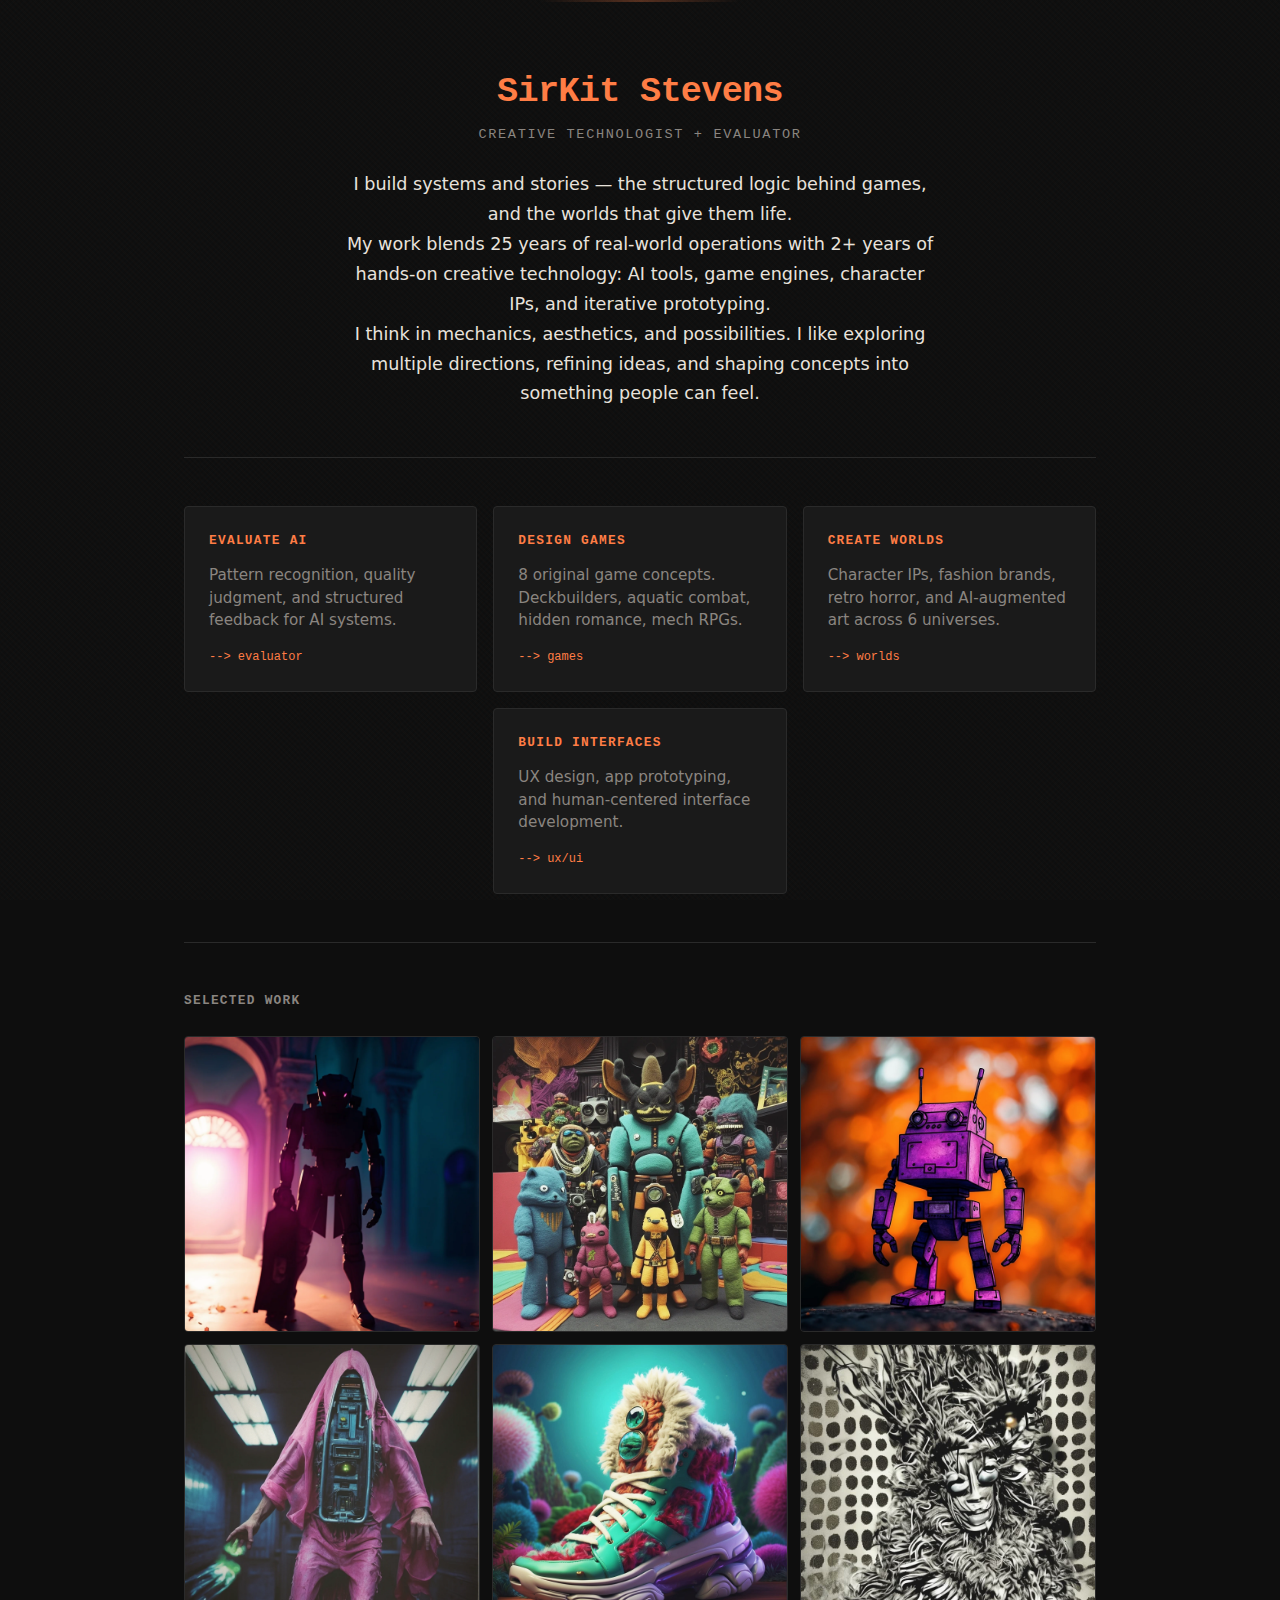
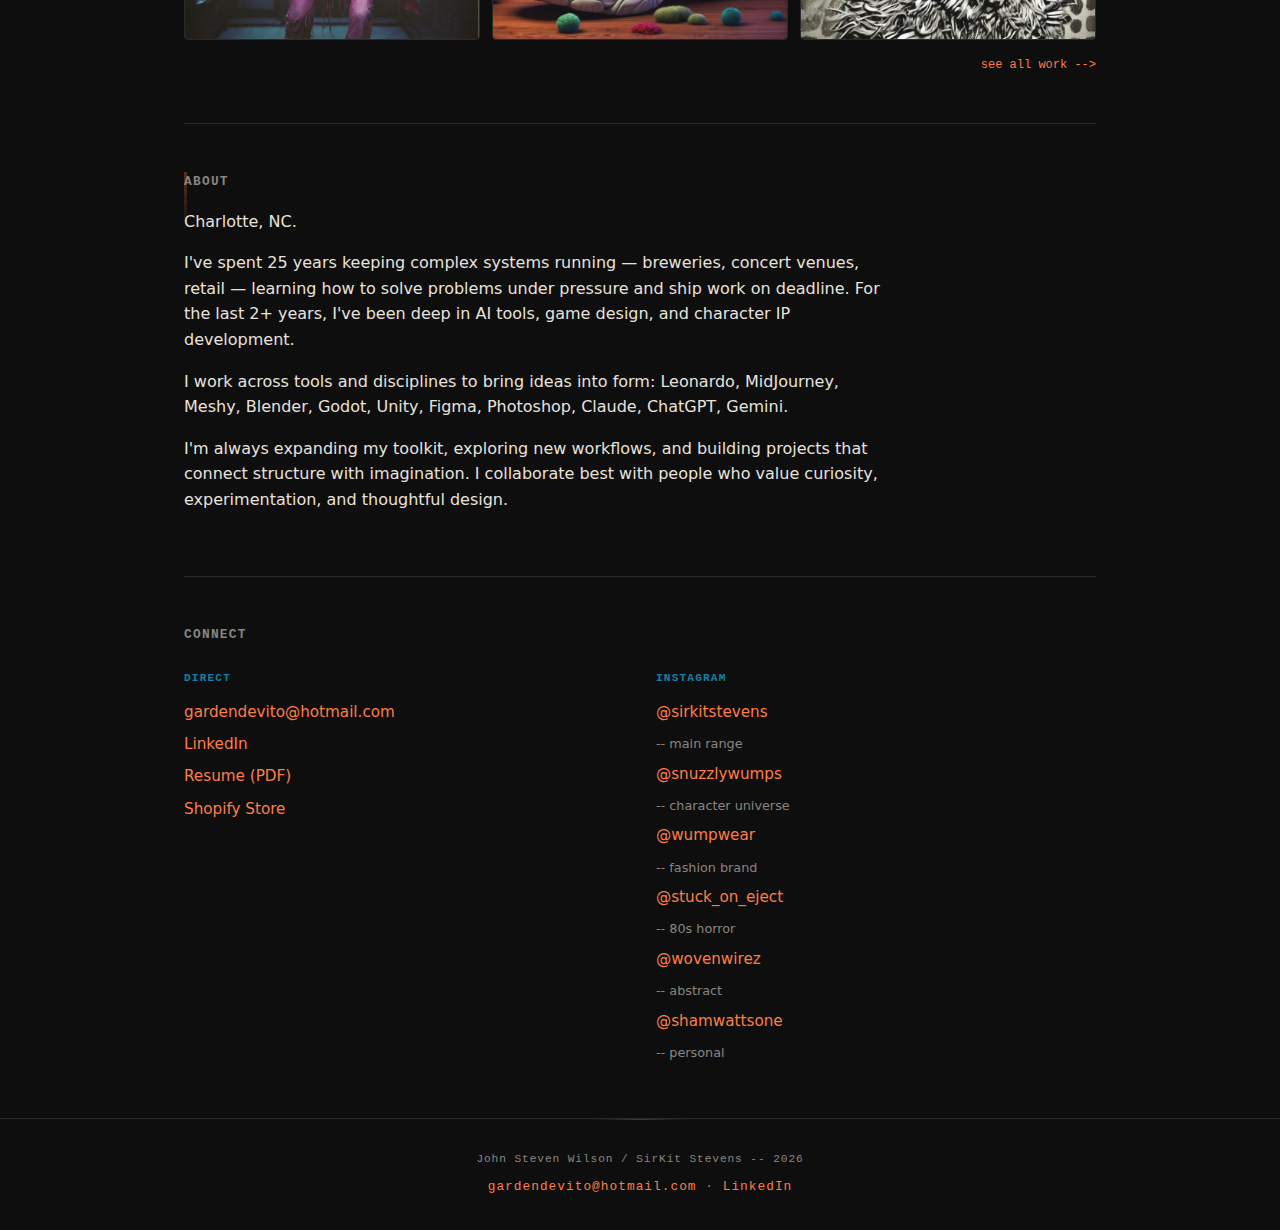
<file: index.html>
<!DOCTYPE html>
<html lang="en">
<head>
    <meta charset="UTF-8">
    <meta name="viewport" content="width=device-width, initial-scale=1.0">
    <title>SirKit Stevens | Creative Technologist + Evaluator</title>
    <meta name="description" content="Creative technologist building games, characters, and AI-augmented worlds. Charlotte, NC.">
    <meta property="og:title" content="SirKit Stevens | Creative Technologist + Evaluator">
    <meta property="og:description" content="I evaluate AI, design games, and create worlds.">
    <link rel="stylesheet" href="css/style-enhanced.css">
</head>
<body>
<div class="c">
    <header class="hero">
        <h1>SirKit Stevens</h1>
        <p class="t">Creative Technologist + Evaluator</p>
        <p class="h">I build systems and stories — the structured logic behind games, and the worlds that give them life.</p>
        <p class="h">My work blends 25 years of real-world operations with 2+ years of hands-on creative technology: AI tools, game engines, character IPs, and iterative prototyping.</p>
        <p class="h">I think in mechanics, aesthetics, and possibilities. I like exploring multiple directions, refining ideas, and shaping concepts into something people can feel.</p>
    </header>
    <nav class="pills">
        <a href="evaluator.html" class="pill">
            <h2>Evaluate AI</h2>
            <p>Pattern recognition, quality judgment, and structured feedback for AI systems.</p>
            <span class="ar">--&gt; evaluator</span>
        </a>
        <a href="games.html" class="pill">
            <h2>Design Games</h2>
            <p>8 original game concepts. Deckbuilders, aquatic combat, hidden romance, mech RPGs.</p>
            <span class="ar">--&gt; games</span>
        </a>
        <a href="worlds.html" class="pill">
            <h2>Create Worlds</h2>
            <p>Character IPs, fashion brands, retro horror, and AI-augmented art across 6 universes.</p>
            <span class="ar">--&gt; worlds</span>
        </a>
        <a href="ux-ui.html" class="pill">
            <h2>Build Interfaces</h2>
            <p>UX design, app prototyping, and human-centered interface development.</p>
            <span class="ar">--&gt; ux/ui</span>
        </a>
    </nav>
    <section class="feat">
        <h2>Selected Work</h2>
        <div class="wg">
            <a href="creative.html"><img src="images/work/featured-01.jpg" alt="Experimental visual worlds" loading="lazy" width="600" height="600"></a>
            <a href="creative.html"><img src="images/art/snuzzly-02.jpg" alt="Character universe + fashion identity" loading="lazy" width="600" height="600"></a>
            <a href="creative.html"><img src="images/work/featured-03.jpg" alt="Analog sci-fi dystopia" loading="lazy" width="600" height="600"></a>
            <a href="creative.html"><img src="images/work/featured-04.jpg" alt="Surreal material abstractions" loading="lazy" width="600" height="600"></a>
            <a href="creative.html"><img src="images/work/featured-05.jpg" alt="Playable concepts + prototypes" loading="lazy" width="600" height="600"></a>
            <a href="creative.html"><img src="images/art/wirez-02.jpg" alt="3D character + environment studies" loading="lazy" width="600" height="600"></a>
        </div>
        <a href="creative.html" class="sa">see all work --&gt;</a>
    </section>
    <section class="abt">
        <h2>About</h2>
        <p>Charlotte, NC.</p>
        <p>I've spent 25 years keeping complex systems running — breweries, concert venues, retail — learning how to solve problems under pressure and ship work on deadline. For the last 2+ years, I've been deep in AI tools, game design, and character IP development.</p>
        <p>I work across tools and disciplines to bring ideas into form: Leonardo, MidJourney, Meshy, Blender, Godot, Unity, Figma, Photoshop, Claude, ChatGPT, Gemini.</p>
        <p>I'm always expanding my toolkit, exploring new workflows, and building projects that connect structure with imagination. I collaborate best with people who value curiosity, experimentation, and thoughtful design.</p>
    </section>
    <section class="con">
        <h2>Connect</h2>
        <div class="cg">
            <div class="cs">
                <h3>Direct</h3>
                <a href="mailto:gardendevito@hotmail.com">gardendevito@hotmail.com</a>
                <a href="https://linkedin.com/in/steven-wilson-b87001348" target="_blank" rel="noopener">LinkedIn</a>
                <a href="images/resume/resume-2026.pdf" target="_blank">Resume (PDF)</a>
                <a href="https://circuit-dream-shop-ut0x6.myshopify.com" target="_blank" rel="noopener">Shopify Store</a>
            </div>
            <div class="cs">
                <h3>Instagram</h3>
                <ul class="ig">
                    <li><a href="https://instagram.com/sirkitstevens" target="_blank" rel="noopener">@sirkitstevens</a> <span class="d">-- main range</span></li>
                    <li><a href="https://instagram.com/snuzzlywumps" target="_blank" rel="noopener">@snuzzlywumps</a> <span class="d">-- character universe</span></li>
                    <li><a href="https://instagram.com/wumpwear" target="_blank" rel="noopener">@wumpwear</a> <span class="d">-- fashion brand</span></li>
                    <li><a href="https://instagram.com/stuck_on_eject" target="_blank" rel="noopener">@stuck_on_eject</a> <span class="d">-- 80s horror</span></li>
                    <li><a href="https://instagram.com/wovenwirez" target="_blank" rel="noopener">@wovenwirez</a> <span class="d">-- abstract</span></li>
                    <li><a href="https://instagram.com/shamwattsone" target="_blank" rel="noopener">@shamwattsone</a> <span class="d">-- personal</span></li>
                </ul>
            </div>
        </div>
    </section>
</div>
<footer><div class="c"><p>John Steven Wilson / SirKit Stevens -- 2026</p><p style="margin-top:.5rem;font-size:.8rem"><a href="mailto:gardendevito@hotmail.com">gardendevito@hotmail.com</a> &middot; <a href="https://linkedin.com/in/steven-wilson-b87001348" target="_blank" rel="noopener">LinkedIn</a></p></div></footer>
</body>
</html>
</file>
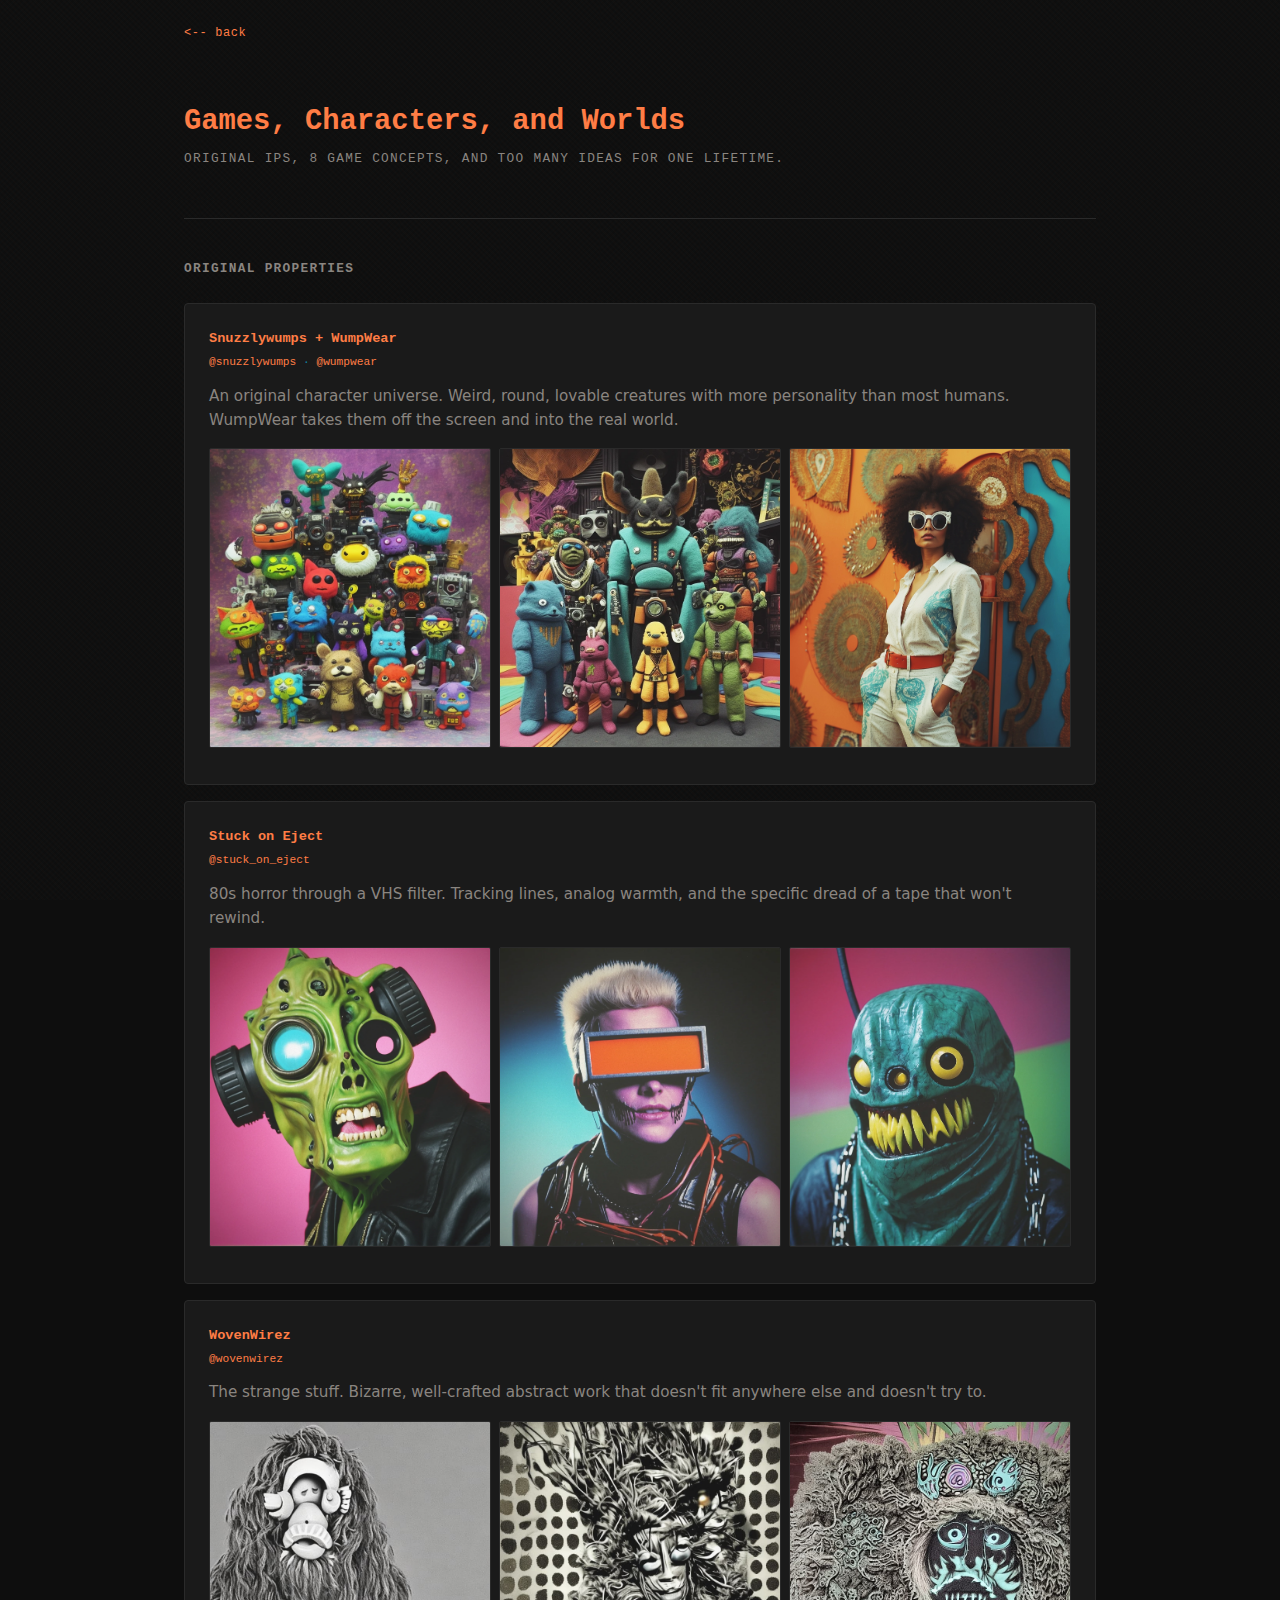
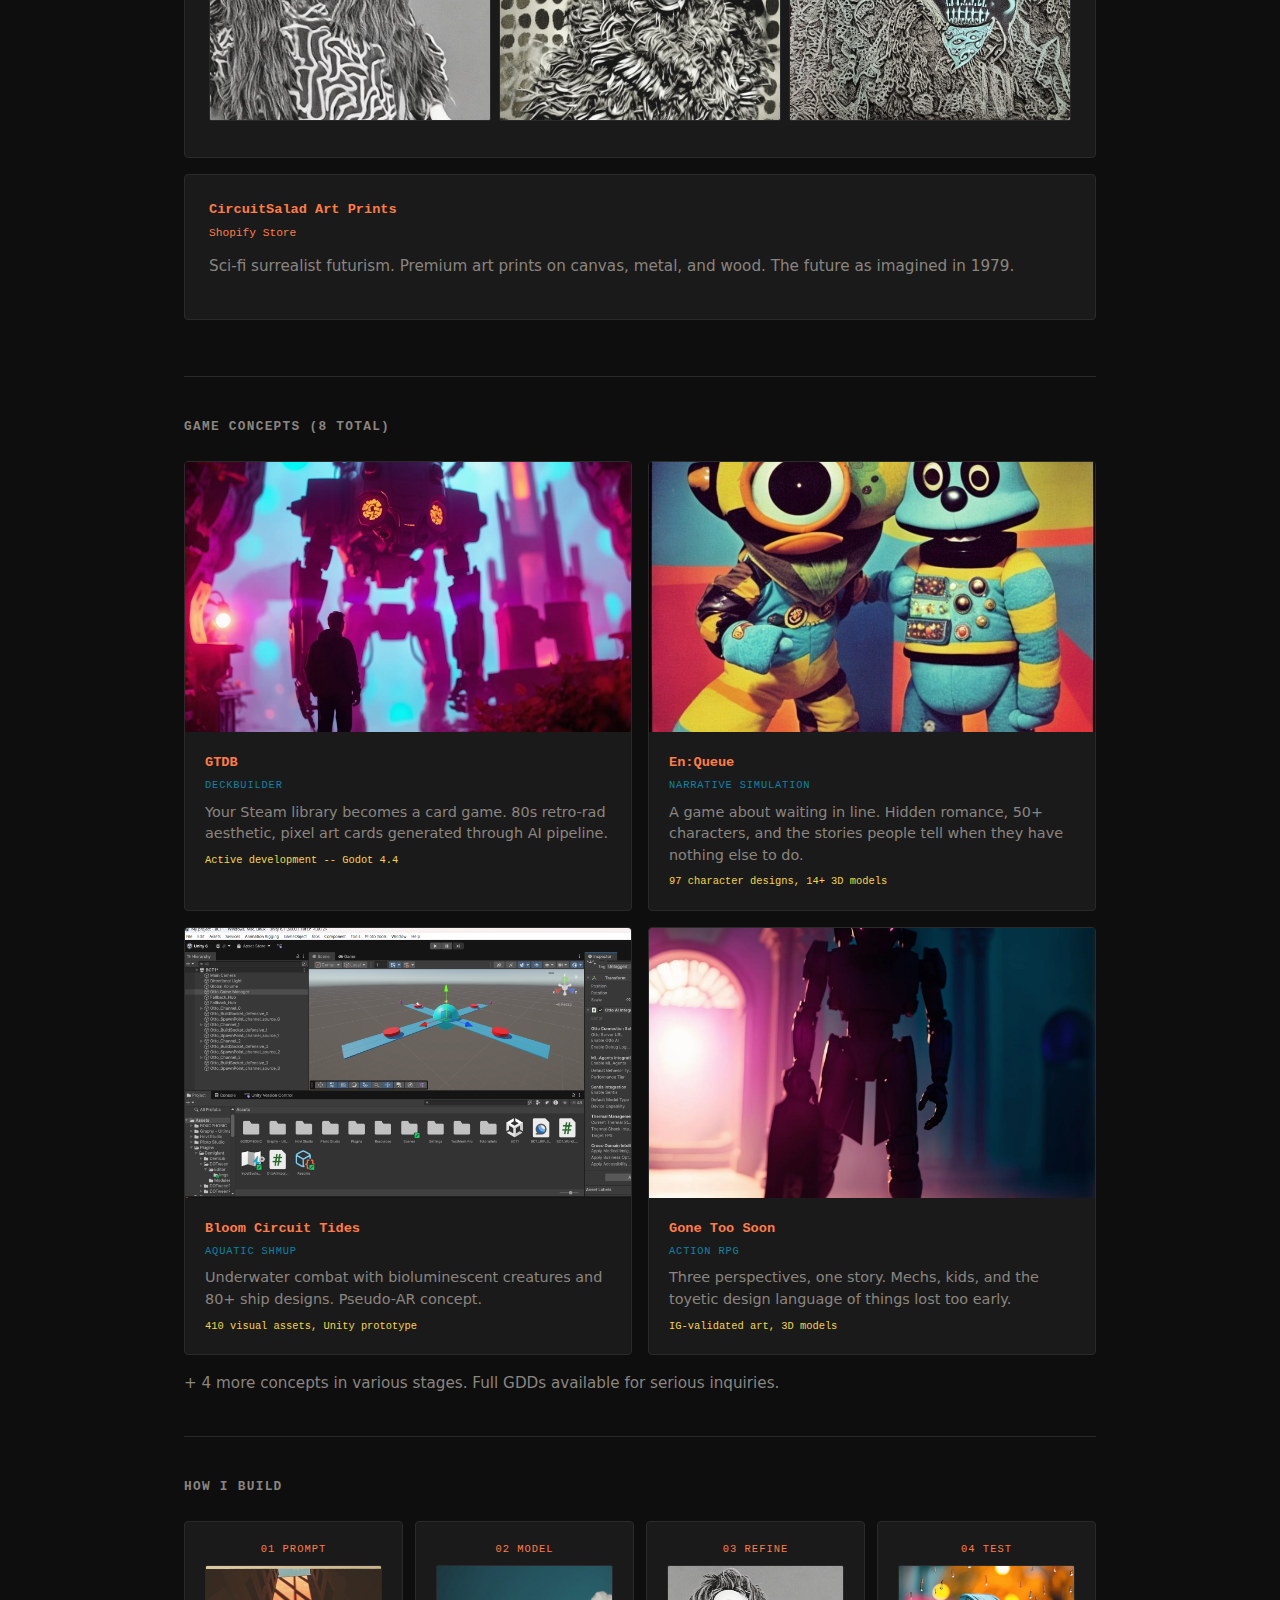
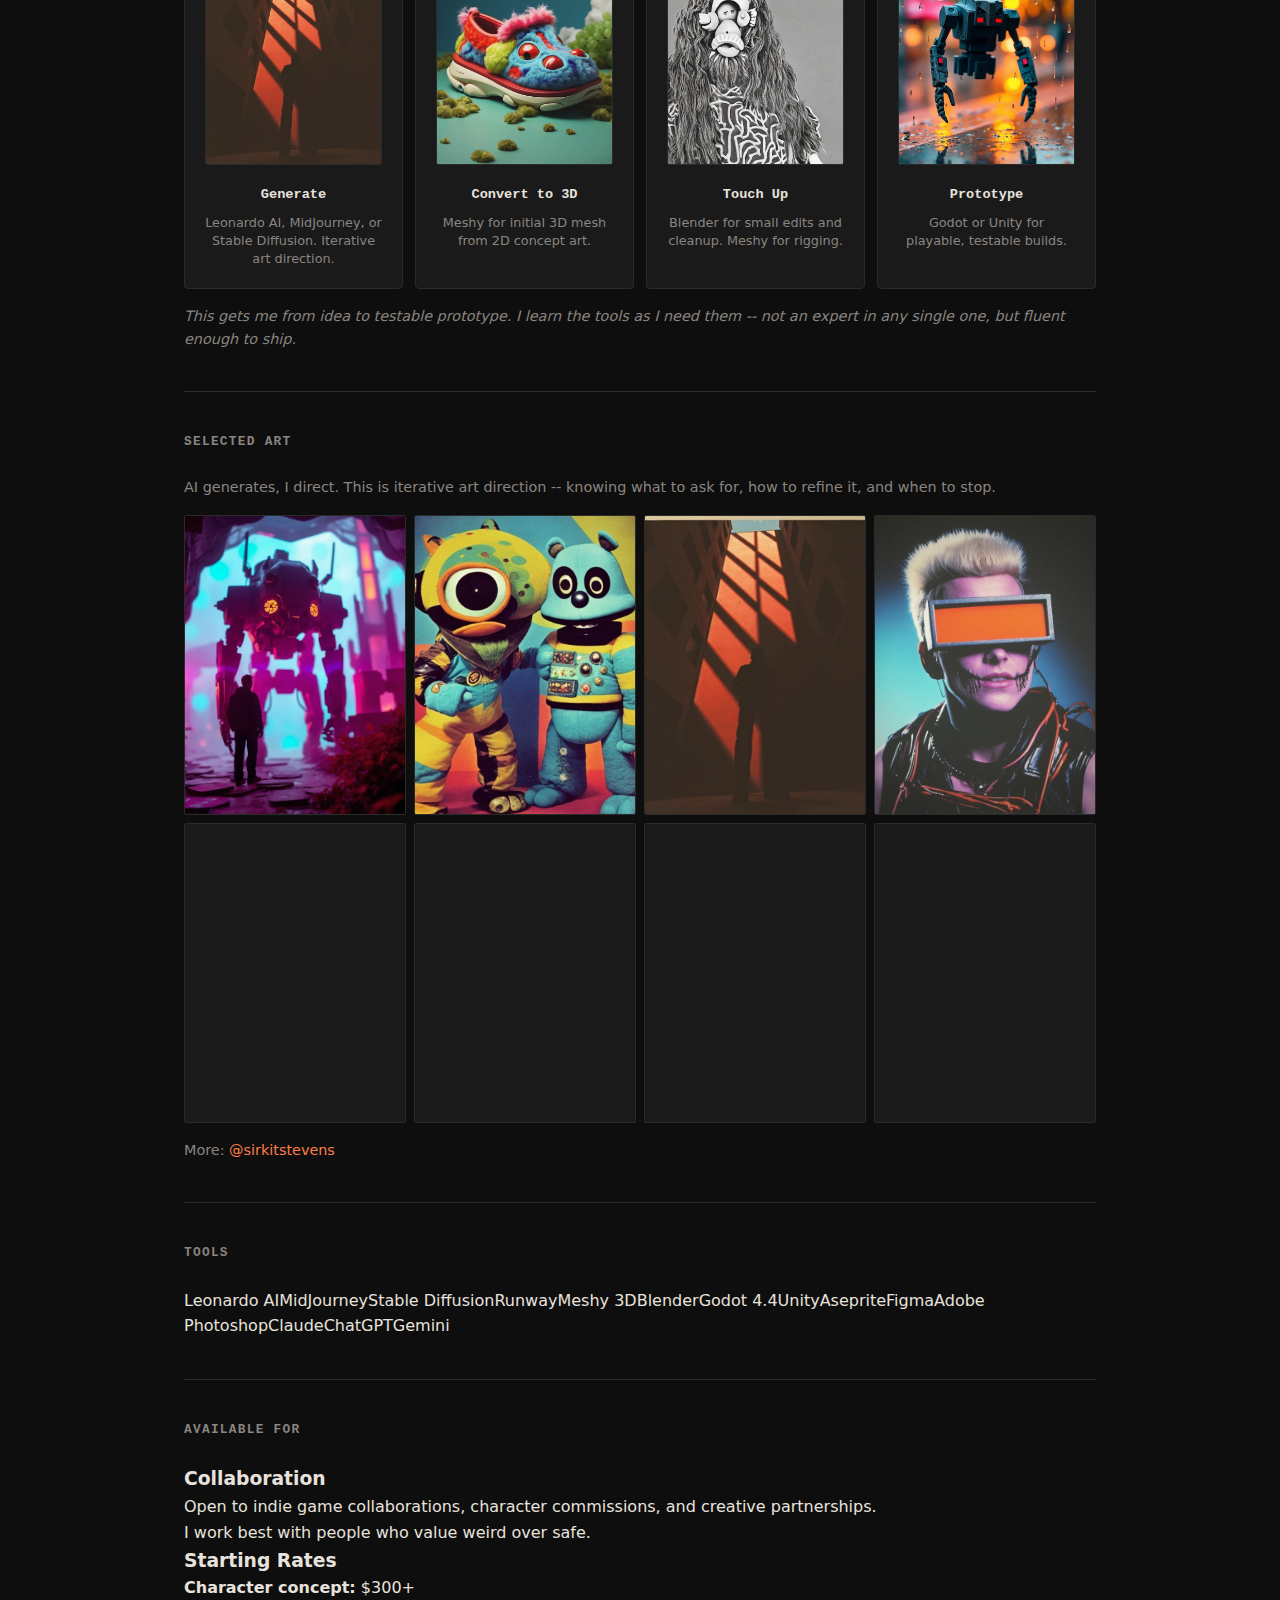
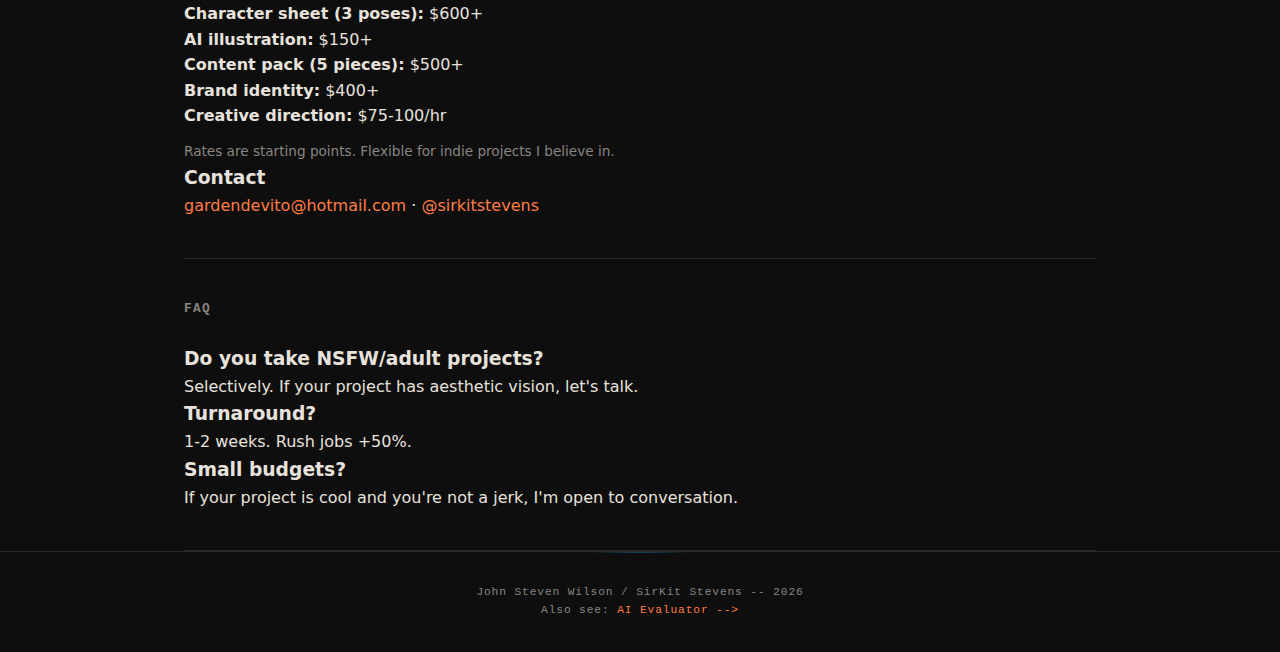
<file: creative.html>
<!DOCTYPE html>
<html lang="en">
<head>
    <meta charset="UTF-8">
    <meta name="viewport" content="width=device-width, initial-scale=1.0">
    <title>SirKit Stevens | Games, Characters, and Worlds</title>
    <meta name="description" content="Original character IPs, game concepts, AI-augmented art, and retro-futuristic design.">
    <link rel="stylesheet" href="css/style-enhanced.css">
    <style>
        /* Creative page specific styles */
        .nav{padding:1.5rem 0;font-family:var(--mono);font-size:.75rem;letter-spacing:.05em}
        .hdr{padding:2rem 0 3rem;border-bottom:1px solid var(--border)}
        .hdr h1{font-family:var(--mono);font-size:1.8rem;font-weight:700;color:var(--accent);margin-bottom:.25rem}
        .hdr .sub{font-family:var(--mono);font-size:.8rem;letter-spacing:.1em;text-transform:uppercase;color:var(--muted)}
        .sec{padding:2.5rem 0;border-bottom:1px solid var(--border)}
        .sec h2{font-family:var(--mono);font-size:.8rem;letter-spacing:.1em;text-transform:uppercase;color:var(--muted);margin-bottom:1.5rem}
        .ip{background:var(--card);border:1px solid var(--border);border-radius:4px;padding:1.5rem;margin-bottom:1rem;transition:all 0.3s ease}
        .ip:hover{border-color:var(--accent);box-shadow:0 4px 12px rgba(255,125,69,0.1)}
        .ip h3{font-family:var(--mono);font-size:.85rem;color:var(--accent);margin-bottom:.25rem}
        .ip .ih{font-family:var(--mono);font-size:.7rem;color:var(--teal);margin-bottom:.75rem}
        .ip p{font-size:.95rem;color:var(--muted);margin-bottom:1rem}
        .ipg{display:grid;grid-template-columns:repeat(3,1fr);gap:.5rem;margin-bottom:.75rem}
        .ipg img{width:100%;aspect-ratio:1;object-fit:cover;border-radius:2px;background:var(--bg);border:1px solid var(--border);transition:all 0.3s ease}
        .ipg img:hover{transform:scale(1.05);border-color:var(--accent)}
        .gg{display:grid;grid-template-columns:repeat(2,1fr);gap:1rem}
        .gc{background:var(--card);border:1px solid var(--border);border-radius:4px;overflow:hidden;transition:all 0.3s ease}
        .gc:hover{border-color:var(--accent);transform:translateY(-2px);box-shadow:0 4px 16px rgba(255,125,69,0.15)}
        .gc img{width:100%;aspect-ratio:16/9;object-fit:cover;background:var(--bg);display:block}
        .gcb{padding:1.25rem}
        .gc h3{font-family:var(--mono);font-size:.85rem;color:var(--accent);margin-bottom:.25rem}
        .gc .gr{font-family:var(--mono);font-size:.65rem;letter-spacing:.08em;text-transform:uppercase;color:var(--teal);margin-bottom:.5rem}
        .gc p{font-size:.9rem;color:var(--muted);line-height:1.5}
        .gc .st{font-family:var(--mono);font-size:.65rem;color:var(--yellow);margin-top:.5rem}
        .gm{margin-top:1rem;font-size:.95rem;color:var(--muted)}
        .pipe{display:grid;grid-template-columns:repeat(4,1fr);gap:.75rem}
        .ps{background:var(--card);border:1px solid var(--border);border-radius:4px;padding:1.25rem;text-align:center;transition:all 0.3s ease}
        .ps:hover{border-color:var(--accent);transform:translateY(-2px)}
        .ps .sn{font-family:var(--mono);font-size:.65rem;color:var(--accent);letter-spacing:.1em;text-transform:uppercase;margin-bottom:.5rem}
        .ps h3{font-family:var(--mono);font-size:.85rem;margin-bottom:.5rem}
        .ps p{font-size:.8rem;color:var(--muted);line-height:1.4}
        .ps img{width:100%;aspect-ratio:1;object-fit:cover;border-radius:2px;margin-bottom:.75rem;background:var(--bg);border:1px solid var(--border)}
        .ph{margin-top:1rem;font-size:.9rem;color:var(--muted);font-style:italic}
        .galg{display:grid;grid-template-columns:repeat(4,1fr);gap:.5rem}
        .galg img{width:100%;aspect-ratio:1;object-fit:cover;border-radius:2px;background:var(--card);border:1px solid var(--border);transition:all 0.3s ease}
        .galg img:hover{transform:scale(1.05);border-color:var(--accent)}
        .gn{margin-top:1rem;font-size:.9rem;color:var(--muted)}
        @media(max-width:640px){.gg{grid-template-columns:1fr}.pipe{grid-template-columns:repeat(2,1fr)}.galg{grid-template-columns:repeat(2,1fr)}.ipg{grid-template-columns:repeat(2,1fr)}.hdr h1{font-size:1.4rem}}
    </style>
</head>
<body>
<div class="c">
    <nav class="nav"><a href="index.html">&lt;-- back</a></nav>
    <header class="hdr">
        <h1>Games, Characters, and Worlds</h1>
        <p class="sub">Original IPs, 8 game concepts, and too many ideas for one lifetime.</p>
    </header>

    <section class="sec">
        <h2>Original Properties</h2>
        <div class="ip">
            <h3>Snuzzlywumps + WumpWear</h3>
            <div class="ih"><a href="https://instagram.com/snuzzlywumps" target="_blank" rel="noopener">@snuzzlywumps</a> &middot; <a href="https://instagram.com/wumpwear" target="_blank" rel="noopener">@wumpwear</a></div>
            <p>An original character universe. Weird, round, lovable creatures with more personality than most humans. WumpWear takes them off the screen and into the real world.</p>
            <div class="ipg">
                <img src="images/art/snuzzly-01.jpg" alt="Snuzzlywumps character" loading="lazy" width="300" height="300">
                <img src="images/art/snuzzly-02.jpg" alt="Snuzzlywumps character" loading="lazy" width="300" height="300">
                <img src="images/art/snuzzly-03.jpg" alt="WumpWear fashion" loading="lazy" width="300" height="300">
            </div>
        </div>
        <div class="ip">
            <h3>Stuck on Eject</h3>
            <div class="ih"><a href="https://instagram.com/stuck_on_eject" target="_blank" rel="noopener">@stuck_on_eject</a></div>
            <p>80s horror through a VHS filter. Tracking lines, analog warmth, and the specific dread of a tape that won't rewind.</p>
            <div class="ipg">
                <img src="images/art/eject-01.jpg" alt="Stuck on Eject" loading="lazy" width="300" height="300">
                <img src="images/art/eject-02.jpg" alt="Stuck on Eject" loading="lazy" width="300" height="300">
                <img src="images/art/eject-03.jpg" alt="Stuck on Eject" loading="lazy" width="300" height="300">
            </div>
        </div>
        <div class="ip">
            <h3>WovenWirez</h3>
            <div class="ih"><a href="https://instagram.com/wovenwirez" target="_blank" rel="noopener">@wovenwirez</a></div>
            <p>The strange stuff. Bizarre, well-crafted abstract work that doesn't fit anywhere else and doesn't try to.</p>
            <div class="ipg">
                <img src="images/art/wirez-01.jpg" alt="WovenWirez abstract" loading="lazy" width="300" height="300">
                <img src="images/art/wirez-02.jpg" alt="WovenWirez abstract" loading="lazy" width="300" height="300">
                <img src="images/art/wirez-03.jpg" alt="WovenWirez abstract" loading="lazy" width="300" height="300">
            </div>
        </div>
        <div class="ip">
            <h3>CircuitSalad Art Prints</h3>
            <div class="ih"><a href="https://circuit-dream-shop-ut0x6.myshopify.com" target="_blank" rel="noopener">Shopify Store</a></div>
            <p>Sci-fi surrealist futurism. Premium art prints on canvas, metal, and wood. The future as imagined in 1979.</p>
        </div>
    </section>

    <section id="games" class="sec">
        <h2>Game Concepts (8 Total)</h2>
        <div class="gg">
            <div class="gc">
                <img src="images/creative/game-gtdb.jpg" alt="GTDB card game" loading="lazy" width="480" height="270">
                <div class="gcb"><h3>GTDB</h3><p class="gr">Deckbuilder</p><p>Your Steam library becomes a card game. 80s retro-rad aesthetic, pixel art cards generated through AI pipeline.</p><p class="st">Active development -- Godot 4.4</p></div>
            </div>
            <div class="gc">
                <img src="images/creative/game-eq.jpg" alt="En:Queue game" loading="lazy" width="480" height="270">
                <div class="gcb"><h3>En:Queue</h3><p class="gr">Narrative Simulation</p><p>A game about waiting in line. Hidden romance, 50+ characters, and the stories people tell when they have nothing else to do.</p><p class="st">97 character designs, 14+ 3D models</p></div>
            </div>
            <div class="gc">
                <img src="images/creative/game-bct.jpg" alt="BCT game" loading="lazy" width="480" height="270">
                <div class="gcb"><h3>Bloom Circuit Tides</h3><p class="gr">Aquatic Shmup</p><p>Underwater combat with bioluminescent creatures and 80+ ship designs. Pseudo-AR concept.</p><p class="st">410 visual assets, Unity prototype</p></div>
            </div>
            <div class="gc">
                <img src="images/creative/game-gts.jpg" alt="GTS game" loading="lazy" width="480" height="270">
                <div class="gcb"><h3>Gone Too Soon</h3><p class="gr">Action RPG</p><p>Three perspectives, one story. Mechs, kids, and the toyetic design language of things lost too early.</p><p class="st">IG-validated art, 3D models</p></div>
            </div>
        </div>
        <p class="gm">+ 4 more concepts in various stages. Full GDDs available for serious inquiries.</p>
    </section>

    <section class="sec">
        <h2>How I Build</h2>
        <div class="pipe">
            <div class="ps"><p class="sn">01 Prompt</p><img src="images/creative/pipeline-prompt.jpg" alt="AI prompt" loading="lazy" width="200" height="200"><h3>Generate</h3><p>Leonardo AI, MidJourney, or Stable Diffusion. Iterative art direction.</p></div>
            <div class="ps"><p class="sn">02 Model</p><img src="images/creative/pipeline-3d.jpg" alt="3D conversion" loading="lazy" width="200" height="200"><h3>Convert to 3D</h3><p>Meshy for initial 3D mesh from 2D concept art.</p></div>
            <div class="ps"><p class="sn">03 Refine</p><img src="images/creative/pipeline-blender.jpg" alt="Blender" loading="lazy" width="200" height="200"><h3>Touch Up</h3><p>Blender for small edits and cleanup. Meshy for rigging.</p></div>
            <div class="ps"><p class="sn">04 Test</p><img src="images/creative/pipeline-engine.jpg" alt="Game engine" loading="lazy" width="200" height="200"><h3>Prototype</h3><p>Godot or Unity for playable, testable builds.</p></div>
        </div>
        <p class="ph">This gets me from idea to testable prototype. I learn the tools as I need them -- not an expert in any single one, but fluent enough to ship.</p>
    </section>

    <section class="sec">
        <h2>Selected Art</h2>
        <p class="gn" style="margin-bottom:1rem">AI generates, I direct. This is iterative art direction -- knowing what to ask for, how to refine it, and when to stop.</p>
        <div class="galg">
            <img src="images/art/gallery-01.jpg" alt="AI-augmented art" loading="lazy" width="300" height="300">
            <img src="images/art/gallery-02.jpg" alt="AI-augmented art" loading="lazy" width="300" height="300">
            <img src="images/art/gallery-03.jpg" alt="AI-augmented art" loading="lazy" width="300" height="300">
            <img src="images/art/gallery-04.jpg" alt="AI-augmented art" loading="lazy" width="300" height="300">
            <img src="images/art/gallery-05.jpg" alt="AI-augmented art" loading="lazy" width="300" height="300">
            <img src="images/art/gallery-06.jpg" alt="AI-augmented art" loading="lazy" width="300" height="300">
            <img src="images/art/gallery-07.jpg" alt="AI-augmented art" loading="lazy" width="300" height="300">
            <img src="images/art/gallery-08.jpg" alt="AI-augmented art" loading="lazy" width="300" height="300">
        </div>
        <p class="gn" style="margin-top:1rem">More: <a href="https://instagram.com/sirkitstevens" target="_blank" rel="noopener">@sirkitstevens</a></p>
    </section>

    <section class="sec">
        <h2>Tools</h2>
        <div class="tl">
            <span class="tt">Leonardo AI</span><span class="tt">MidJourney</span><span class="tt">Stable Diffusion</span><span class="tt">Runway</span><span class="tt">Meshy 3D</span><span class="tt">Blender</span><span class="tt">Godot 4.4</span><span class="tt">Unity</span><span class="tt">Aseprite</span><span class="tt">Figma</span><span class="tt">Adobe Photoshop</span><span class="tt">Claude</span><span class="tt">ChatGPT</span><span class="tt">Gemini</span>
        </div>
    </section>

    <section class="sec av">
        <h2>Available For</h2>
        <h3>Collaboration</h3>
        <p class="bl">Open to indie game collaborations, character commissions, and creative partnerships.</p>
        <p>I work best with people who value weird over safe.</p>
        <h3>Starting Rates</h3>
        <div class="pg">
            <p><strong>Character concept:</strong> $300+</p><p><strong>Character sheet (3 poses):</strong> $600+</p>
            <p><strong>AI illustration:</strong> $150+</p><p><strong>Content pack (5 pieces):</strong> $500+</p>
            <p><strong>Brand identity:</strong> $400+</p><p><strong>Creative direction:</strong> $75-100/hr</p>
        </div>
        <p style="margin-top:.75rem;font-size:.85rem;color:var(--muted)">Rates are starting points. Flexible for indie projects I believe in.</p>
        <h3>Contact</h3>
        <p><a href="mailto:gardendevito@hotmail.com">gardendevito@hotmail.com</a> &middot; <a href="https://instagram.com/sirkitstevens" target="_blank" rel="noopener">@sirkitstevens</a></p>
    </section>

    <section class="sec">
        <h2>FAQ</h2>
        <div class="fq"><h3>Do you take NSFW/adult projects?</h3><p>Selectively. If your project has aesthetic vision, let's talk.</p></div>
        <div class="fq"><h3>Turnaround?</h3><p>1-2 weeks. Rush jobs +50%.</p></div>
        <div class="fq"><h3>Small budgets?</h3><p>If your project is cool and you're not a jerk, I'm open to conversation.</p></div>
    </section>
</div>
<footer><div class="c"><p>John Steven Wilson / SirKit Stevens -- 2026</p><p class="as">Also see: <a href="evaluator.html">AI Evaluator --&gt;</a></p></div></footer>
</body>
</html>
</file>
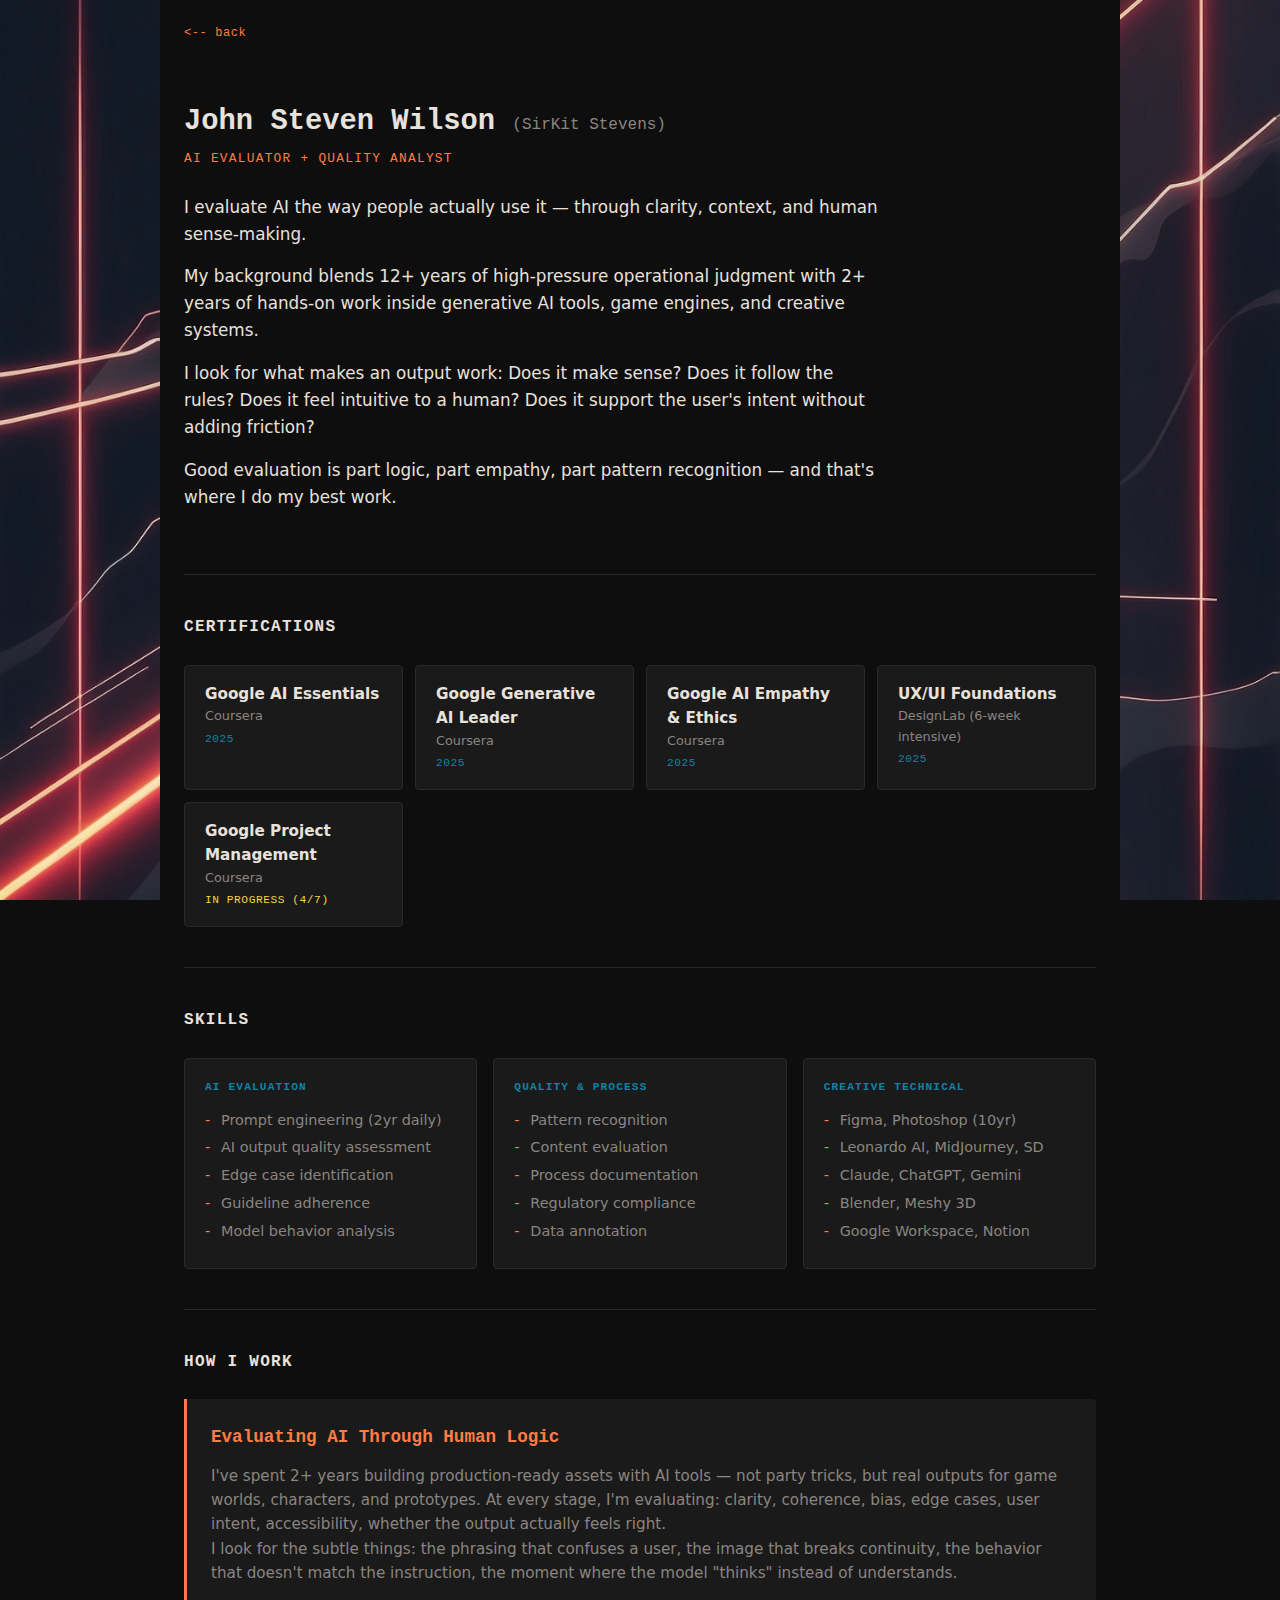
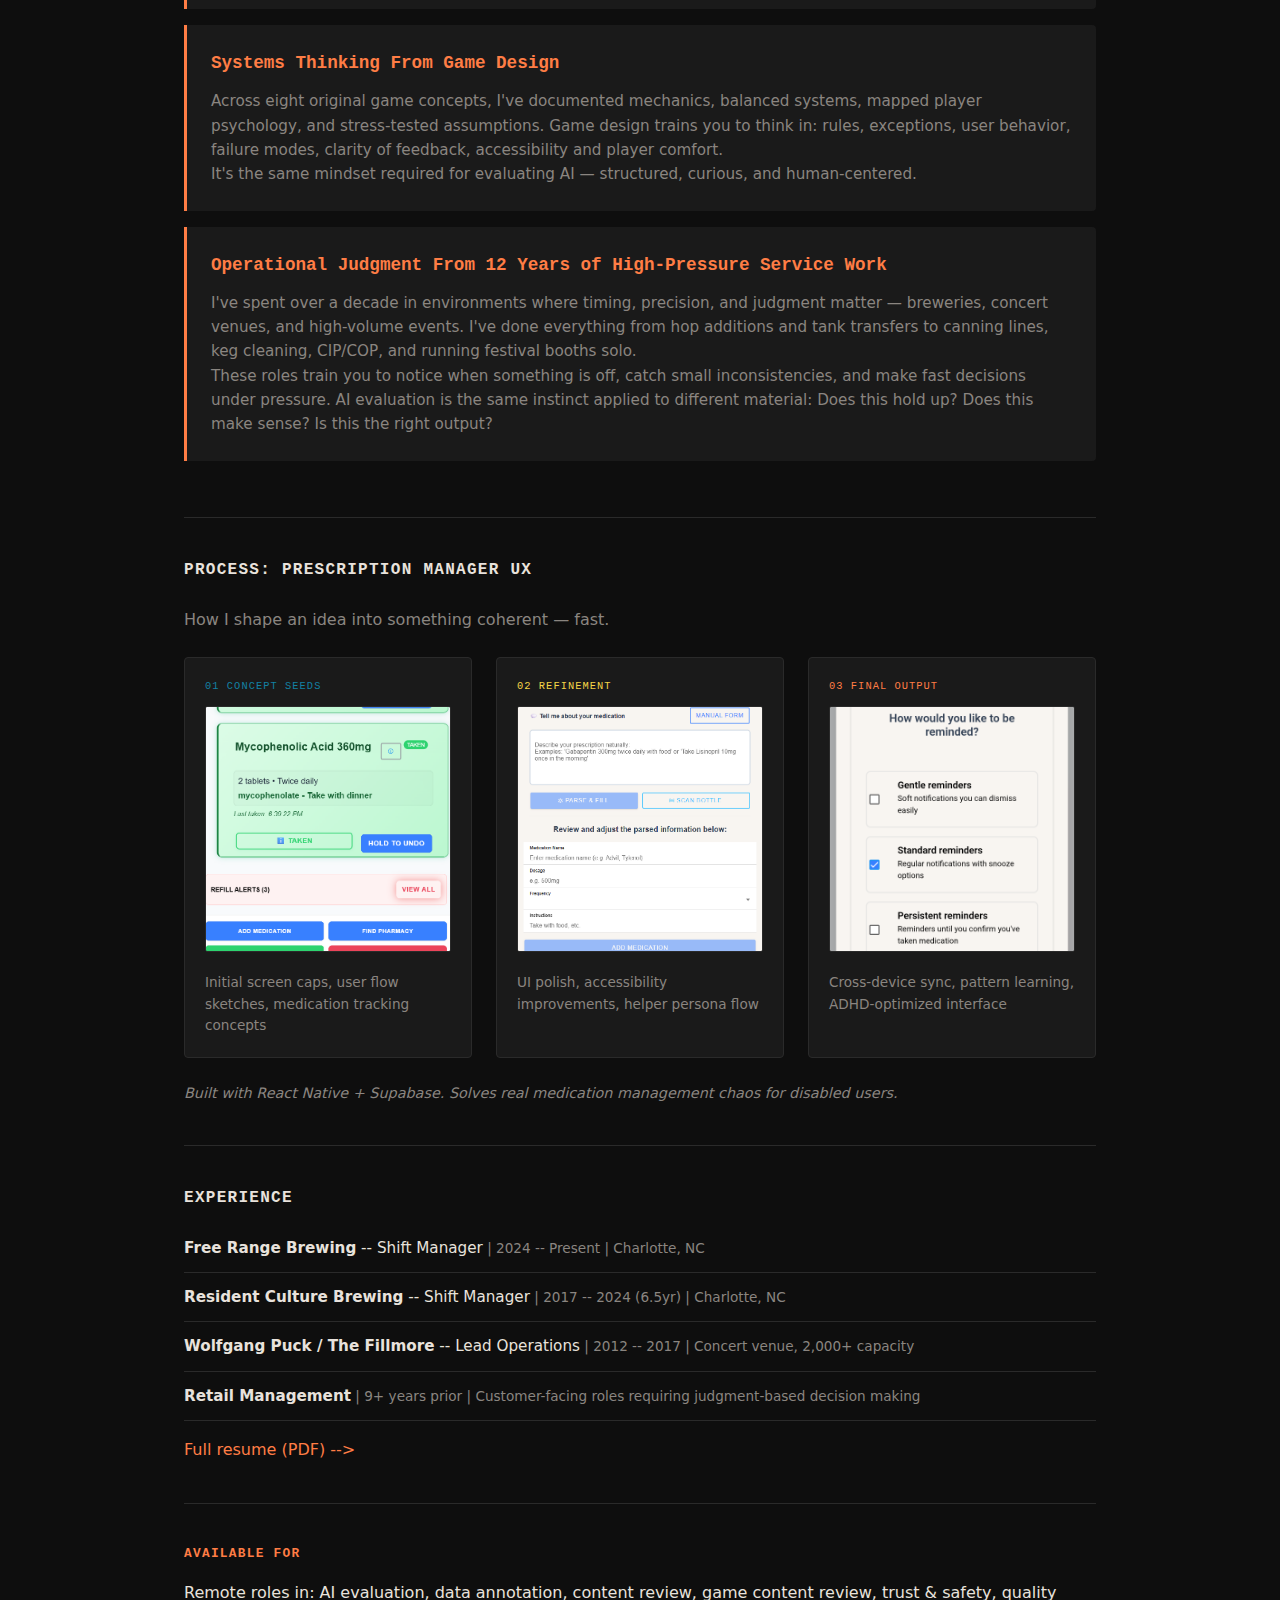
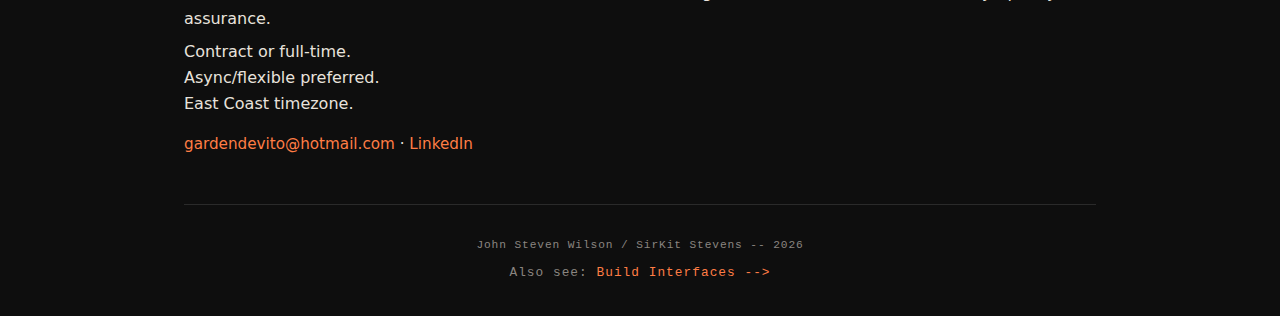
<file: evaluator.html>
<!DOCTYPE html>
<html lang="en">
<head>
    <meta charset="UTF-8">
    <meta name="viewport" content="width=device-width, initial-scale=1.0">
    <title>John Steven Wilson | AI Evaluator + Quality Analyst</title>
    <meta name="description" content="AI evaluation, pattern recognition, and quality judgment. Google AI certified. Available for remote work.">
    <style>
        :root{--bg:#0e0e0e;--card:#1a1a1a;--hover:#242424;--text:#e8e2dc;--muted:#8a8580;--accent:#FF7D45;--accent2:#ff9966;--teal:#1281A3;--yellow:#F5D547;--border:#2a2a2a;--mono:'Cascadia Code','Consolas','Courier New',monospace;--sans:'Segoe UI',system-ui,-apple-system,sans-serif;--max:960px}
        *{margin:0;padding:0;box-sizing:border-box}
        html{background:url('images/art/sidebar-bg.jpg') center/cover fixed #0e0e0e}
        body{font-family:var(--sans);line-height:1.6;color:var(--text);background:var(--bg);max-width:var(--max);margin:0 auto}
        a{color:var(--accent);text-decoration:none}a:hover{color:var(--accent2)}
        .c{max-width:var(--max);margin:0 auto;padding:0 1.5rem}
        .nav{padding:1.5rem 0;font-family:var(--mono);font-size:.75rem;letter-spacing:.05em}
        .hdr{padding:2rem 0 3rem;border-bottom:1px solid var(--border)}
        .hdr h1{font-family:var(--mono);font-size:1.8rem;font-weight:700;color:var(--text);margin-bottom:.25rem}
        .hdr h1 span{color:var(--muted);font-size:1rem;font-weight:400}
        .hdr .sub{font-family:var(--mono);font-size:.8rem;letter-spacing:.1em;text-transform:uppercase;color:var(--accent);margin-bottom:1.5rem}
        .hdr .pos{font-size:1.05rem;max-width:700px;margin-bottom:1rem}
        .hdr .cal{color:var(--muted);font-style:italic}
        .sec{padding:2.5rem 0;border-bottom:1px solid var(--border)}
        .sec h2{font-family:var(--mono);font-size:1rem;letter-spacing:.08em;text-transform:uppercase;color:var(--text);margin-bottom:1.5rem}
        .cg{display:grid;grid-template-columns:repeat(auto-fit,minmax(200px,1fr));gap:.75rem}
        .cert{background:var(--card);border:1px solid var(--border);border-radius:4px;padding:1rem 1.25rem}
        .cert .cn{font-size:.95rem;font-weight:600}
        .cert .cs{font-size:.8rem;color:var(--muted)}
        .cert .ct{font-family:var(--mono);font-size:.7rem;color:var(--teal);letter-spacing:.05em;margin-top:.25rem}
        .cert .ct.ip{color:var(--yellow)}
        .sg{display:grid;grid-template-columns:repeat(3,1fr);gap:1rem}
        .sk{background:var(--card);border:1px solid var(--border);border-radius:4px;padding:1.25rem}
        .sk h3{font-family:var(--mono);font-size:.7rem;letter-spacing:.1em;text-transform:uppercase;color:var(--teal);margin-bottom:.75rem}
        .sk ul{list-style:none}
        .sk li{font-size:.9rem;color:var(--muted);margin-bottom:.3rem;padding-left:1rem;position:relative}
        .sk li::before{content:"-";position:absolute;left:0;color:var(--accent)}
        .case{background:var(--card);border-left:3px solid var(--accent);border-radius:0 4px 4px 0;padding:1.5rem;margin-bottom:1rem}
        .case h3{font-family:var(--mono);font-size:1.1rem;font-weight:600;color:var(--accent);margin-bottom:.75rem}
        .case p{font-size:.95rem;color:var(--muted);line-height:1.6}
        .tl{margin-bottom:.75rem;font-size:.95rem;padding-bottom:.75rem;border-bottom:1px solid var(--border)}
        .tl .w{font-weight:600}.tl .d{color:var(--muted);font-size:.85rem}
        .cta{padding:2.5rem 0;border-bottom:1px solid var(--border)}
        .cta h2{font-family:var(--mono);font-size:.8rem;letter-spacing:.1em;text-transform:uppercase;color:var(--accent);margin-bottom:1rem}
        .cta p{font-size:1rem;margin-bottom:.5rem}
        .cta .cl{font-size:.95rem;margin-top:1rem}
        footer{padding:2rem 0;text-align:center}
        footer p{font-family:var(--mono);font-size:.7rem;letter-spacing:.08em;color:var(--muted)}
        footer .as{margin-top:.5rem;font-size:.8rem}
        @media(max-width:640px){.sg{grid-template-columns:1fr}.cg{grid-template-columns:1fr 1fr}.hdr h1{font-size:1.4rem}}
    </style>
</head>
<body>
<div class="c">
    <nav class="nav"><a href="index.html">&lt;-- back</a></nav>
    <header class="hdr">
        <h1>John Steven Wilson <span>(SirKit Stevens)</span></h1>
        <p class="sub">AI Evaluator + Quality Analyst</p>
        <p class="pos">I evaluate AI the way people actually use it — through clarity, context, and human sense-making.</p>
        <p class="pos">My background blends 12+ years of high-pressure operational judgment with 2+ years of hands-on work inside generative AI tools, game engines, and creative systems.</p>
        <p class="pos">I look for what makes an output work: Does it make sense? Does it follow the rules? Does it feel intuitive to a human? Does it support the user's intent without adding friction?</p>
        <p class="pos">Good evaluation is part logic, part empathy, part pattern recognition — and that's where I do my best work.</p>
    </header>
    <section class="sec">
        <h2>Certifications</h2>
        <div class="cg">
            <div class="cert"><p class="cn">Google AI Essentials</p><p class="cs">Coursera</p><p class="ct">2025</p></div>
            <div class="cert"><p class="cn">Google Generative AI Leader</p><p class="cs">Coursera</p><p class="ct">2025</p></div>
            <div class="cert"><p class="cn">Google AI Empathy &amp; Ethics</p><p class="cs">Coursera</p><p class="ct">2025</p></div>
            <div class="cert"><p class="cn">UX/UI Foundations</p><p class="cs">DesignLab (6-week intensive)</p><p class="ct">2025</p></div>
            <div class="cert"><p class="cn">Google Project Management</p><p class="cs">Coursera</p><p class="ct ip">IN PROGRESS (4/7)</p></div>
        </div>
    </section>
    <section class="sec">
        <h2>Skills</h2>
        <div class="sg">
            <div class="sk"><h3>AI Evaluation</h3><ul><li>Prompt engineering (2yr daily)</li><li>AI output quality assessment</li><li>Edge case identification</li><li>Guideline adherence</li><li>Model behavior analysis</li></ul></div>
            <div class="sk"><h3>Quality &amp; Process</h3><ul><li>Pattern recognition</li><li>Content evaluation</li><li>Process documentation</li><li>Regulatory compliance</li><li>Data annotation</li></ul></div>
            <div class="sk"><h3>Creative Technical</h3><ul><li>Figma, Photoshop (10yr)</li><li>Leonardo AI, MidJourney, SD</li><li>Claude, ChatGPT, Gemini</li><li>Blender, Meshy 3D</li><li>Google Workspace, Notion</li></ul></div>
        </div>
    </section>
    <section class="sec">
        <h2>How I Work</h2>
        <div class="case"><h3>Evaluating AI Through Human Logic</h3><p>I've spent 2+ years building production-ready assets with AI tools — not party tricks, but real outputs for game worlds, characters, and prototypes. At every stage, I'm evaluating: clarity, coherence, bias, edge cases, user intent, accessibility, whether the output actually feels right.</p><p>I look for the subtle things: the phrasing that confuses a user, the image that breaks continuity, the behavior that doesn't match the instruction, the moment where the model "thinks" instead of understands.</p></div>
        <div class="case"><h3>Systems Thinking From Game Design</h3><p>Across eight original game concepts, I've documented mechanics, balanced systems, mapped player psychology, and stress-tested assumptions. Game design trains you to think in: rules, exceptions, user behavior, failure modes, clarity of feedback, accessibility and player comfort.</p><p>It's the same mindset required for evaluating AI — structured, curious, and human-centered.</p></div>
        <div class="case"><h3>Operational Judgment From 12 Years of High-Pressure Service Work</h3><p>I've spent over a decade in environments where timing, precision, and judgment matter — breweries, concert venues, and high-volume events. I've done everything from hop additions and tank transfers to canning lines, keg cleaning, CIP/COP, and running festival booths solo.</p><p>These roles train you to notice when something is off, catch small inconsistencies, and make fast decisions under pressure. AI evaluation is the same instinct applied to different material: Does this hold up? Does this make sense? Is this the right output?</p></div>
    </section>
    <section class="sec">
        <h2>Process: Prescription Manager UX</h2>
        <p style="margin-bottom:1.5rem;color:var(--muted)">How I shape an idea into something coherent — fast.</p>
        <div style="display:grid;grid-template-columns:repeat(3,1fr);gap:1.5rem;margin-bottom:1.5rem">
            <div style="background:var(--card);border:1px solid var(--border);border-radius:4px;padding:1.25rem">
                <p style="font-family:var(--mono);font-size:.65rem;color:var(--teal);letter-spacing:.1em;text-transform:uppercase;margin-bottom:.75rem">01 CONCEPT SEEDS</p>
                <img src="images/case-studies/rx-concept.jpg" alt="Early RX Manager concepts" loading="lazy" style="width:100%;aspect-ratio:1;object-fit:cover;border-radius:2px;margin-bottom:.75rem;background:var(--bg);border:1px solid var(--border)">
                <p style="font-size:.85rem;color:var(--muted)">Initial screen caps, user flow sketches, medication tracking concepts</p>
            </div>
            <div style="background:var(--card);border:1px solid var(--border);border-radius:4px;padding:1.25rem">
                <p style="font-family:var(--mono);font-size:.65rem;color:var(--yellow);letter-spacing:.1em;text-transform:uppercase;margin-bottom:.75rem">02 REFINEMENT</p>
                <img src="images/case-studies/rx-iteration.jpg" alt="RX Manager design iterations" loading="lazy" style="width:100%;aspect-ratio:1;object-fit:cover;border-radius:2px;margin-bottom:.75rem;background:var(--bg);border:1px solid var(--border)">
                <p style="font-size:.85rem;color:var(--muted)">UI polish, accessibility improvements, helper persona flow</p>
            </div>
            <div style="background:var(--card);border:1px solid var(--border);border-radius:4px;padding:1.25rem">
                <p style="font-family:var(--mono);font-size:.65rem;color:var(--accent);letter-spacing:.1em;text-transform:uppercase;margin-bottom:.75rem">03 FINAL OUTPUT</p>
                <img src="images/case-studies/rx-final.jpg" alt="RX Manager final UI" loading="lazy" style="width:100%;aspect-ratio:1;object-fit:cover;border-radius:2px;margin-bottom:.75rem;background:var(--bg);border:1px solid var(--border)">
                <p style="font-size:.85rem;color:var(--muted)">Cross-device sync, pattern learning, ADHD-optimized interface</p>
            </div>
        </div>
        <p style="font-size:.9rem;color:var(--muted);font-style:italic">Built with React Native + Supabase. Solves real medication management chaos for disabled users.</p>
    </section>
    <section class="sec">
        <h2>Experience</h2>
        <div class="tl"><span class="w">Free Range Brewing</span> -- Shift Manager<span class="d"> | 2024 -- Present | Charlotte, NC</span></div>
        <div class="tl"><span class="w">Resident Culture Brewing</span> -- Shift Manager<span class="d"> | 2017 -- 2024 (6.5yr) | Charlotte, NC</span></div>
        <div class="tl"><span class="w">Wolfgang Puck / The Fillmore</span> -- Lead Operations<span class="d"> | 2012 -- 2017 | Concert venue, 2,000+ capacity</span></div>
        <div class="tl"><span class="w">Retail Management</span><span class="d"> | 9+ years prior | Customer-facing roles requiring judgment-based decision making</span></div>
        <p style="margin-top:1rem"><a href="images/resume/resume-2026.pdf" target="_blank">Full resume (PDF) --&gt;</a></p>
    </section>
    <section class="cta">
        <h2>Available For</h2>
        <p>Remote roles in: AI evaluation, data annotation, content review, game content review, trust &amp; safety, quality assurance.</p>
        <p>Contract or full-time.<br>Async/flexible preferred.<br>East Coast timezone.</p>
        <p class="cl"><a href="mailto:gardendevito@hotmail.com">gardendevito@hotmail.com</a> &middot; <a href="https://linkedin.com/in/steven-wilson-b87001348" target="_blank" rel="noopener">LinkedIn</a></p>
    </section>
</div>
<footer><div class="c"><p>John Steven Wilson / SirKit Stevens -- 2026</p><p class="as">Also see: <a href="ux-ui.html">Build Interfaces --&gt;</a></p></div></footer>
</body>
</html>
</file>
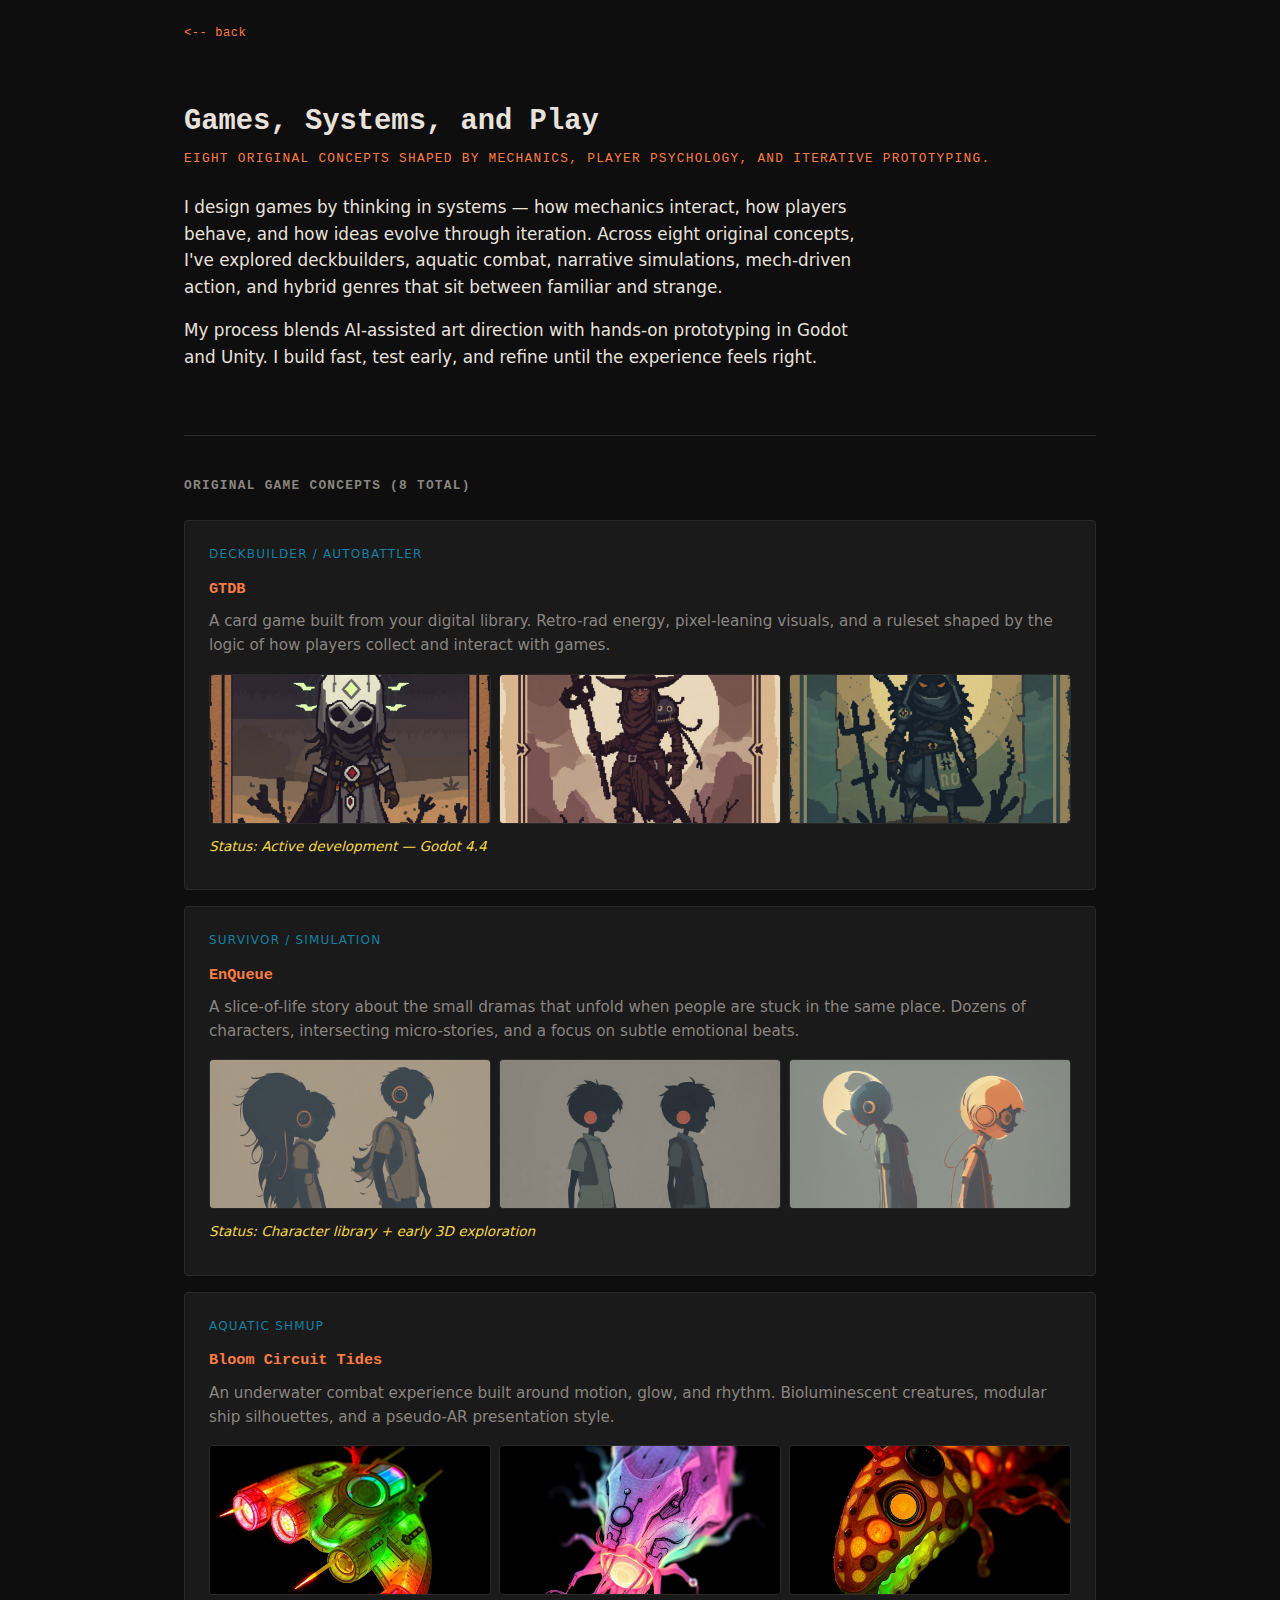
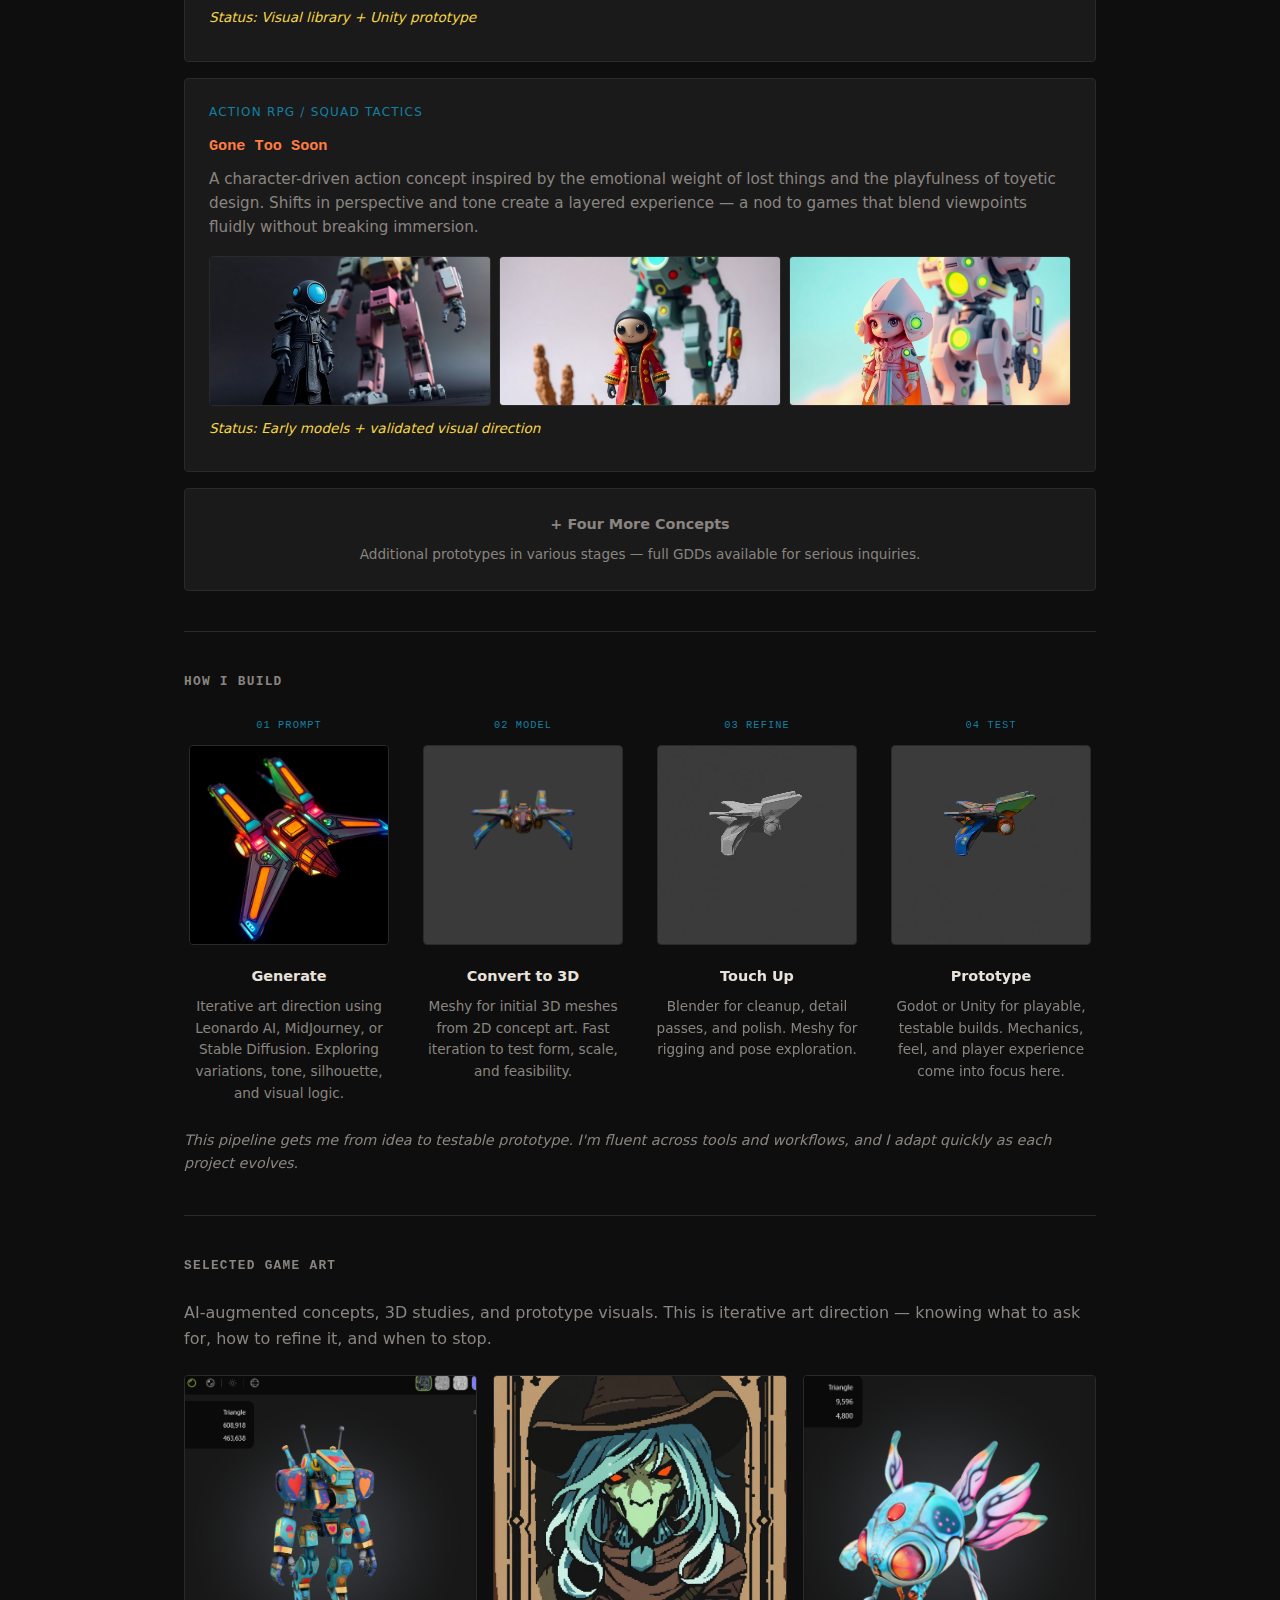
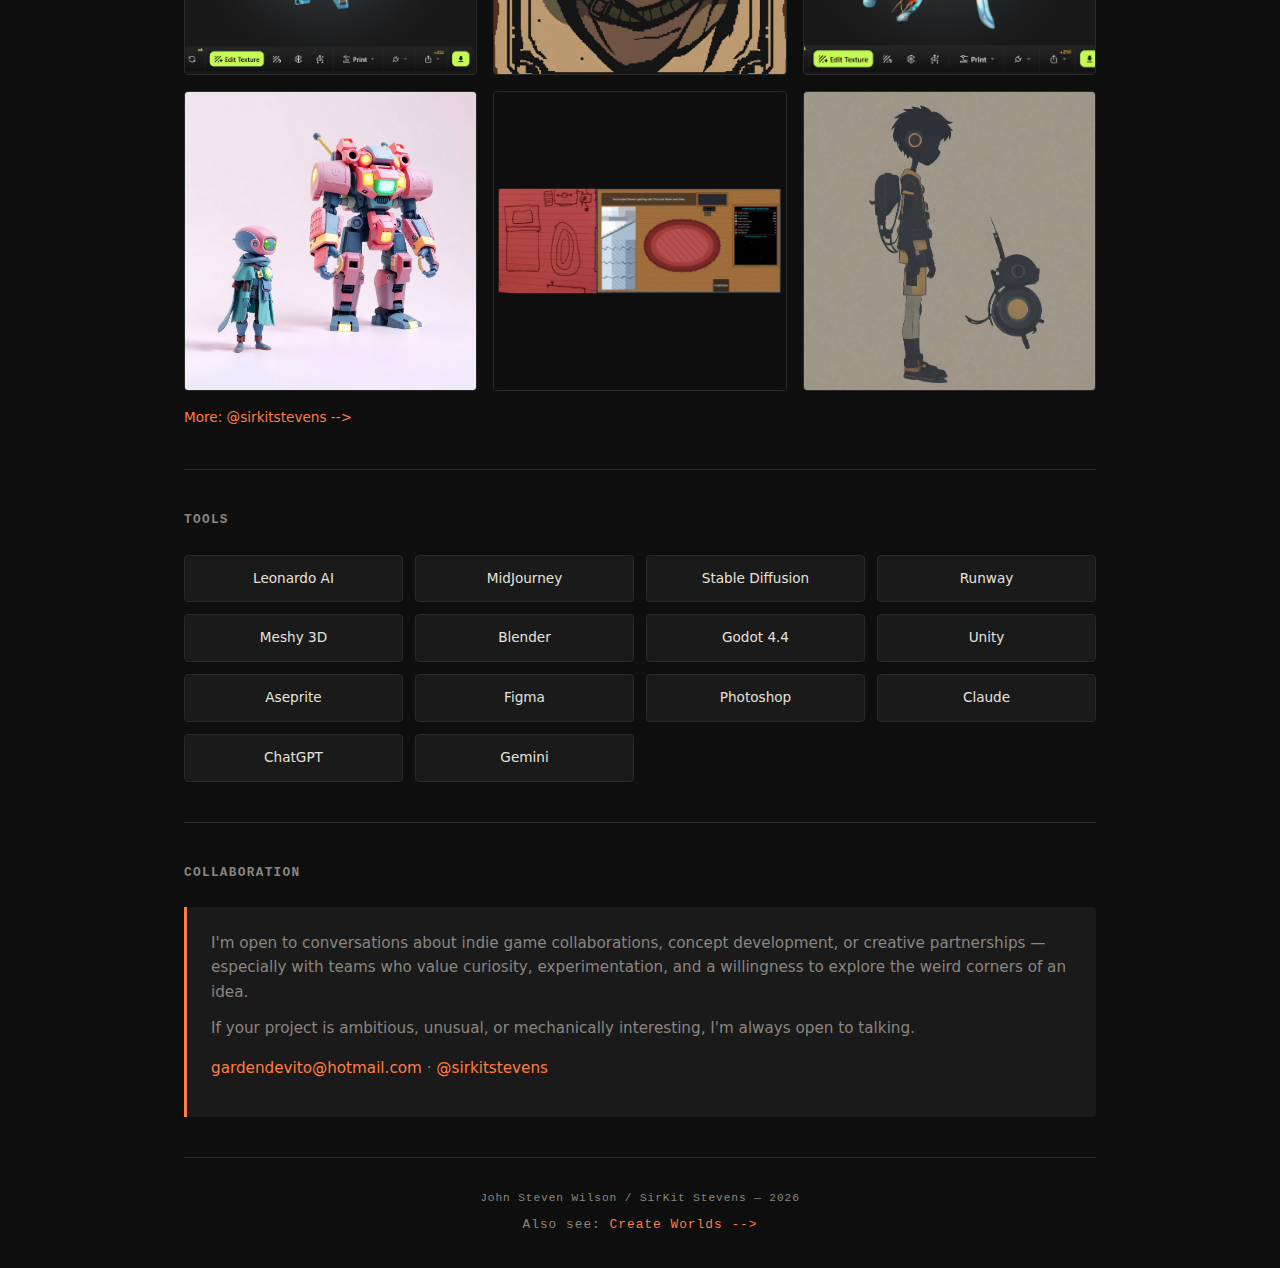
<file: games.html>
<!DOCTYPE html>
<html lang="en">
<head>
    <meta charset="UTF-8">
    <meta name="viewport" content="width=device-width, initial-scale=1.0">
    <title>SirKit Stevens | Game Design + Systems</title>
    <meta name="description" content="Eight original game concepts exploring deckbuilders, aquatic combat, narrative sims, and mech RPGs. Game design through systems thinking and iterative prototyping.">
    <style>
        :root{--bg:#0e0e0e;--card:#1a1a1a;--hover:#242424;--text:#e8e2dc;--muted:#8a8580;--accent:#FF7D45;--accent2:#ff9966;--teal:#1281A3;--yellow:#F5D547;--border:#2a2a2a;--mono:'Cascadia Code','Consolas','Courier New',monospace;--sans:'Segoe UI',system-ui,-apple-system,sans-serif;--max:960px}
        *{margin:0;padding:0;box-sizing:border-box}
        body{font-family:var(--sans);line-height:1.6;color:var(--text);background:var(--bg)}
        a{color:var(--accent);text-decoration:none}a:hover{color:var(--accent2)}
        .c{max-width:var(--max);margin:0 auto;padding:0 1.5rem}
        .nav{padding:1.5rem 0;font-family:var(--mono);font-size:.75rem;letter-spacing:.05em}
        .hdr{padding:2rem 0 3rem;border-bottom:1px solid var(--border)}
        .hdr h1{font-family:var(--mono);font-size:1.8rem;font-weight:700;color:var(--text);margin-bottom:.25rem}
        .hdr .sub{font-family:var(--mono);font-size:.8rem;letter-spacing:.1em;text-transform:uppercase;color:var(--accent);margin-bottom:1.5rem}
        .hdr .pos{font-size:1.05rem;max-width:700px;margin-bottom:1rem}
        .sec{padding:2.5rem 0;border-bottom:1px solid var(--border)}
        .sec h2{font-family:var(--mono);font-size:.8rem;letter-spacing:.1em;text-transform:uppercase;color:var(--muted);margin-bottom:1.5rem}
        .gc{background:var(--card);border:1px solid var(--border);border-radius:4px;padding:1.5rem;margin-bottom:1rem}
        .gc h3{font-family:var(--mono);font-size:.95rem;color:var(--accent);margin-bottom:.5rem}
        .gc .gt{font-size:.75rem;color:var(--teal);text-transform:uppercase;letter-spacing:.1em;margin-bottom:.75rem}
        .gc p{font-size:.95rem;color:var(--muted);line-height:1.6;margin-bottom:.5rem}
        .gc .st{font-size:.85rem;color:var(--yellow);font-style:italic;margin-top:.75rem}
        .thumbs{display:grid;grid-template-columns:repeat(3,1fr);gap:.5rem;margin-top:1rem}
        .thumbs img{width:100%;aspect-ratio:1;object-fit:cover;border-radius:4px;border:1px solid var(--border)}
        .gc:nth-of-type(2) .thumbs img{object-position:top}
        .gc:nth-of-type(2) .thumbs img{object-position:top}
        .pipe{display:grid;grid-template-columns:repeat(4,1fr);gap:1.5rem;margin-bottom:1.5rem}
        .ps{text-align:center}
        .ps .sn{font-family:var(--mono);font-size:.65rem;color:var(--teal);letter-spacing:.1em;text-transform:uppercase;margin-bottom:.75rem}
        .ps img,.ps video{width:100%;max-width:200px;height:200px;object-fit:cover;border-radius:4px;border:1px solid var(--border);margin-bottom:.75rem}
        .ps h3{font-size:.9rem;margin-bottom:.5rem}
        .ps p{font-size:.85rem;color:var(--muted)}
        .ph{font-size:.9rem;color:var(--muted);font-style:italic}
        .galg{display:grid;grid-template-columns:repeat(3,1fr);gap:1rem}
        .galg img{width:100%;aspect-ratio:1;object-fit:cover;border-radius:4px;border:1px solid var(--border)}
        .tools{display:grid;grid-template-columns:repeat(4,1fr);gap:.75rem}
        .tool{background:var(--card);border:1px solid var(--border);border-radius:4px;padding:.75rem 1rem;font-size:.85rem;text-align:center}
        .collab{background:var(--card);border-left:3px solid var(--accent);padding:1.5rem;border-radius:0 4px 4px 0}
        .collab p{font-size:.95rem;color:var(--muted);line-height:1.6;margin-bottom:.75rem}
        .collab .cl{font-size:.95rem;margin-top:1rem}
        footer{padding:2rem 0;text-align:center}
        footer p{font-family:var(--mono);font-size:.7rem;letter-spacing:.08em;color:var(--muted)}
        footer .as{margin-top:.5rem;font-size:.8rem}
        @media(max-width:640px){.pipe{grid-template-columns:1fr 1fr}.galg{grid-template-columns:1fr 1fr}.tools{grid-template-columns:repeat(2,1fr)}}
    </style>
</head>
<body>
<div class="c">
    <nav class="nav"><a href="index.html">&lt;-- back</a></nav>
    <header class="hdr">
        <h1>Games, Systems, and Play</h1>
        <p class="sub">Eight original concepts shaped by mechanics, player psychology, and iterative prototyping.</p>
        <p class="pos">I design games by thinking in systems — how mechanics interact, how players behave, and how ideas evolve through iteration. Across eight original concepts, I've explored deckbuilders, aquatic combat, narrative simulations, mech-driven action, and hybrid genres that sit between familiar and strange.</p>
        <p class="pos">My process blends AI-assisted art direction with hands-on prototyping in Godot and Unity. I build fast, test early, and refine until the experience feels right.</p>
    </header>
    <section class="sec">
        <h2>Original Game Concepts (8 Total)</h2>
        <div class="gc">
            <p class="gt">Deckbuilder / Autobattler</p>
            <h3>GTDB</h3>
            <p>A card game built from your digital library. Retro-rad energy, pixel-leaning visuals, and a ruleset shaped by the logic of how players collect and interact with games.</p>
            <div class="thumbs">
                <img src="images/creative/gtdb-thumb-01.jpg" alt="GTDB card" loading="lazy" width="150" height="150">
                <img src="images/creative/gtdb-thumb-02.jpg" alt="GTDB card" loading="lazy" width="150" height="150">
                <img src="images/creative/gtdb-thumb-03.jpg" alt="GTDB card" loading="lazy" width="150" height="150">
            </div>
            <p class="st">Status: Active development — Godot 4.4</p>
        </div>
        <div class="gc">
            <p class="gt">Survivor / Simulation</p>
            <h3>EnQueue</h3>
            <p>A slice-of-life story about the small dramas that unfold when people are stuck in the same place. Dozens of characters, intersecting micro-stories, and a focus on subtle emotional beats.</p>
            <div class="thumbs">
                <img src="images/creative/eq-thumb-01.jpg" alt="EnQueue character" loading="lazy" width="150" height="150">
                <img src="images/creative/eq-thumb-02.jpg" alt="EnQueue character" loading="lazy" width="150" height="150">
                <img src="images/creative/eq-thumb-03.jpg" alt="EnQueue character" loading="lazy" width="150" height="150">
            </div>
            <p class="st">Status: Character library + early 3D exploration</p>
        </div>
        <div class="gc">
            <p class="gt">Aquatic SHMUP</p>
            <h3>Bloom Circuit Tides</h3>
            <p>An underwater combat experience built around motion, glow, and rhythm. Bioluminescent creatures, modular ship silhouettes, and a pseudo-AR presentation style.</p>
            <div class="thumbs">
                <img src="images/creative/bct-thumb-01.jpg" alt="BCT ship" loading="lazy" width="150" height="150">
                <img src="images/creative/bct-thumb-02.jpg" alt="BCT ship" loading="lazy" width="150" height="150">
                <img src="images/creative/bct-thumb-03.jpg" alt="BCT ship" loading="lazy" width="150" height="150">
            </div>
            <p class="st">Status: Visual library + Unity prototype</p>
        </div>
        <div class="gc">
            <p class="gt">Action RPG / Squad Tactics</p>
            <h3>Gone Too Soon</h3>
            <p>A character-driven action concept inspired by the emotional weight of lost things and the playfulness of toyetic design. Shifts in perspective and tone create a layered experience — a nod to games that blend viewpoints fluidly without breaking immersion.</p>
            <div class="thumbs">
                <img src="images/creative/gts-thumb-01.jpg" alt="GTS character" loading="lazy" width="150" height="150">
                <img src="images/creative/gts-thumb-02.jpg" alt="GTS character" loading="lazy" width="150" height="150">
                <img src="images/creative/gts-thumb-03.jpg" alt="GTS character" loading="lazy" width="150" height="150">
            </div>
            <p class="st">Status: Early models + validated visual direction</p>
        </div>
        <div style="background:var(--card);border:1px solid var(--border);border-radius:4px;padding:1.5rem;text-align:center">
            <p style="font-size:.9rem;color:var(--muted)"><strong>+ Four More Concepts</strong></p>
            <p style="font-size:.85rem;color:var(--muted);margin-top:.5rem">Additional prototypes in various stages — full GDDs available for serious inquiries.</p>
        </div>
    </section>
    <section class="sec">
        <h2>How I Build</h2>
        <div class="pipe">
            <div class="ps">
                <p class="sn">01 Prompt</p>
                <img src="images/work/prism_bard_2d.jpg" alt="Original 2D ship concept" loading="lazy" width="200" height="200">
                <h3>Generate</h3>
                <p>Iterative art direction using Leonardo AI, MidJourney, or Stable Diffusion. Exploring variations, tone, silhouette, and visual logic.</p>
            </div>
            <div class="ps">
                <p class="sn">02 Model</p>
                <img src="images/work/prism_bard_3d_textured.png" alt="3D model with texture" loading="lazy" width="200" height="200">
                <h3>Convert to 3D</h3>
                <p>Meshy for initial 3D meshes from 2D concept art. Fast iteration to test form, scale, and feasibility.</p>
            </div>
            <div class="ps">
                <p class="sn">03 Refine</p>
                <video src="images/work/prism_bard_grey_turntable.mp4" autoplay loop muted playsinline width="200" height="200"></video>
                <h3>Touch Up</h3>
                <p>Blender for cleanup, detail passes, and polish. Meshy for rigging and pose exploration.</p>
            </div>
            <div class="ps">
                <p class="sn">04 Test</p>
                <video src="images/work/prism_bard_turntable.mp4" autoplay loop muted playsinline width="200" height="200"></video>
                <h3>Prototype</h3>
                <p>Godot or Unity for playable, testable builds. Mechanics, feel, and player experience come into focus here.</p>
            </div>
        </div>
        <p class="ph">This pipeline gets me from idea to testable prototype. I'm fluent across tools and workflows, and I adapt quickly as each project evolves.</p>
    </section>
    <section class="sec">
        <h2>Selected Game Art</h2>
        <p style="margin-bottom:1.5rem;color:var(--muted)">AI-augmented concepts, 3D studies, and prototype visuals. This is iterative art direction — knowing what to ask for, how to refine it, and when to stop.</p>
        <div class="galg">
            <img src="images/creative/gallery-game-01.png" alt="3D game model" loading="lazy" width="300" height="300">
            <img src="images/case-studies/gtdb-card-03.jpg" alt="GTDB card design" loading="lazy" width="300" height="300">
            <img src="images/creative/gallery-game-03.png" alt="3D game model" loading="lazy" width="300" height="300">
            <img src="images/creative/gallery-game-04.jpg" alt="GTS character duo" loading="lazy" width="300" height="300">
            <img src="images/creative/sketch-to-pixel.jpg" alt="Hand sketch to pixel art workflow" loading="lazy" width="300" height="300">
            <img src="images/creative/gallery-game-06.jpg" alt="EnQueue character" loading="lazy" width="300" height="300">
        </div>
        <p style="margin-top:1rem;font-size:.85rem"><a href="https://instagram.com/sirkitstevens" target="_blank" rel="noopener">More: @sirkitstevens --&gt;</a></p>
    </section>
    <section class="sec">
        <h2>Tools</h2>
        <div class="tools">
            <div class="tool">Leonardo AI</div>
            <div class="tool">MidJourney</div>
            <div class="tool">Stable Diffusion</div>
            <div class="tool">Runway</div>
            <div class="tool">Meshy 3D</div>
            <div class="tool">Blender</div>
            <div class="tool">Godot 4.4</div>
            <div class="tool">Unity</div>
            <div class="tool">Aseprite</div>
            <div class="tool">Figma</div>
            <div class="tool">Photoshop</div>
            <div class="tool">Claude</div>
            <div class="tool">ChatGPT</div>
            <div class="tool">Gemini</div>
        </div>
    </section>
    <section class="sec">
        <h2>Collaboration</h2>
        <div class="collab">
            <p>I'm open to conversations about indie game collaborations, concept development, or creative partnerships — especially with teams who value curiosity, experimentation, and a willingness to explore the weird corners of an idea.</p>
            <p>If your project is ambitious, unusual, or mechanically interesting, I'm always open to talking.</p>
            <p class="cl"><a href="mailto:gardendevito@hotmail.com">gardendevito@hotmail.com</a> &middot; <a href="https://instagram.com/sirkitstevens" target="_blank" rel="noopener">@sirkitstevens</a></p>
        </div>
    </section>
</div>
<footer><div class="c"><p>John Steven Wilson / SirKit Stevens — 2026</p><p class="as">Also see: <a href="worlds.html">Create Worlds --&gt;</a></p></div></footer>
</body>
</html>
</file>
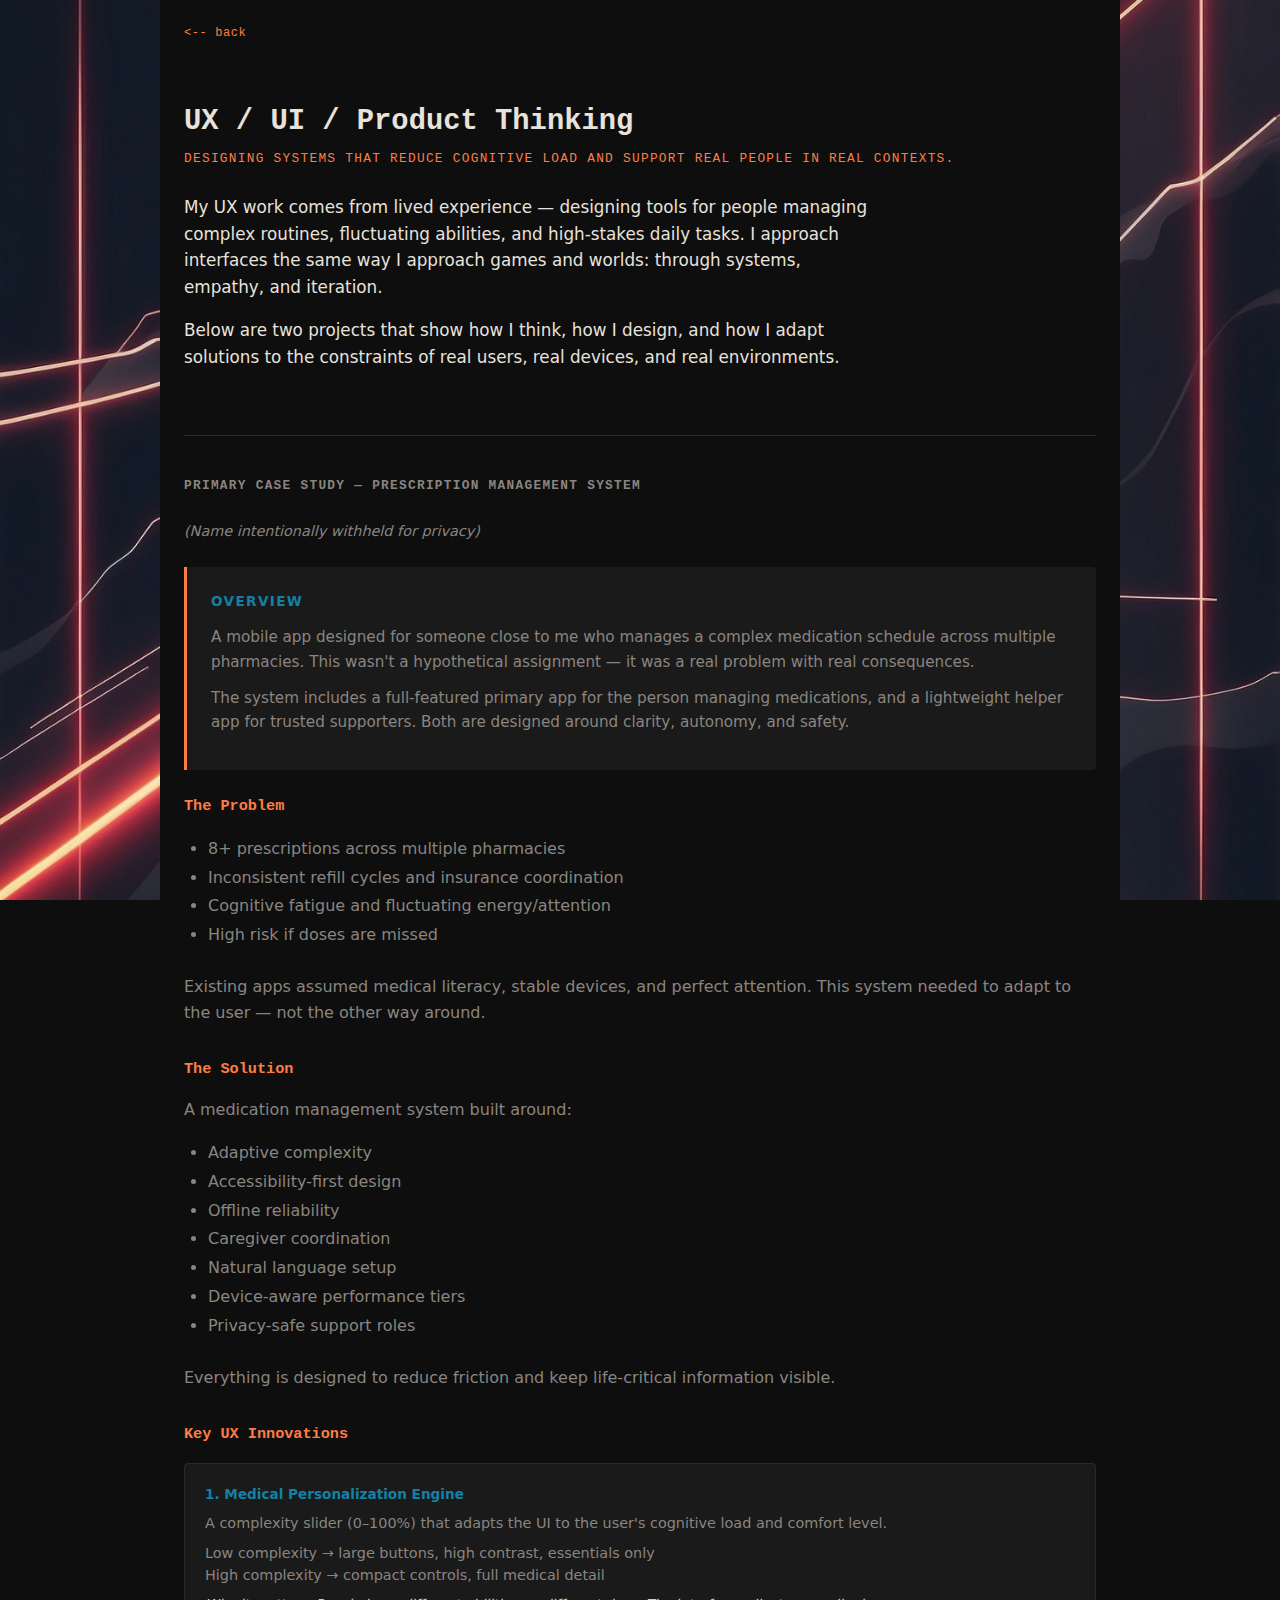
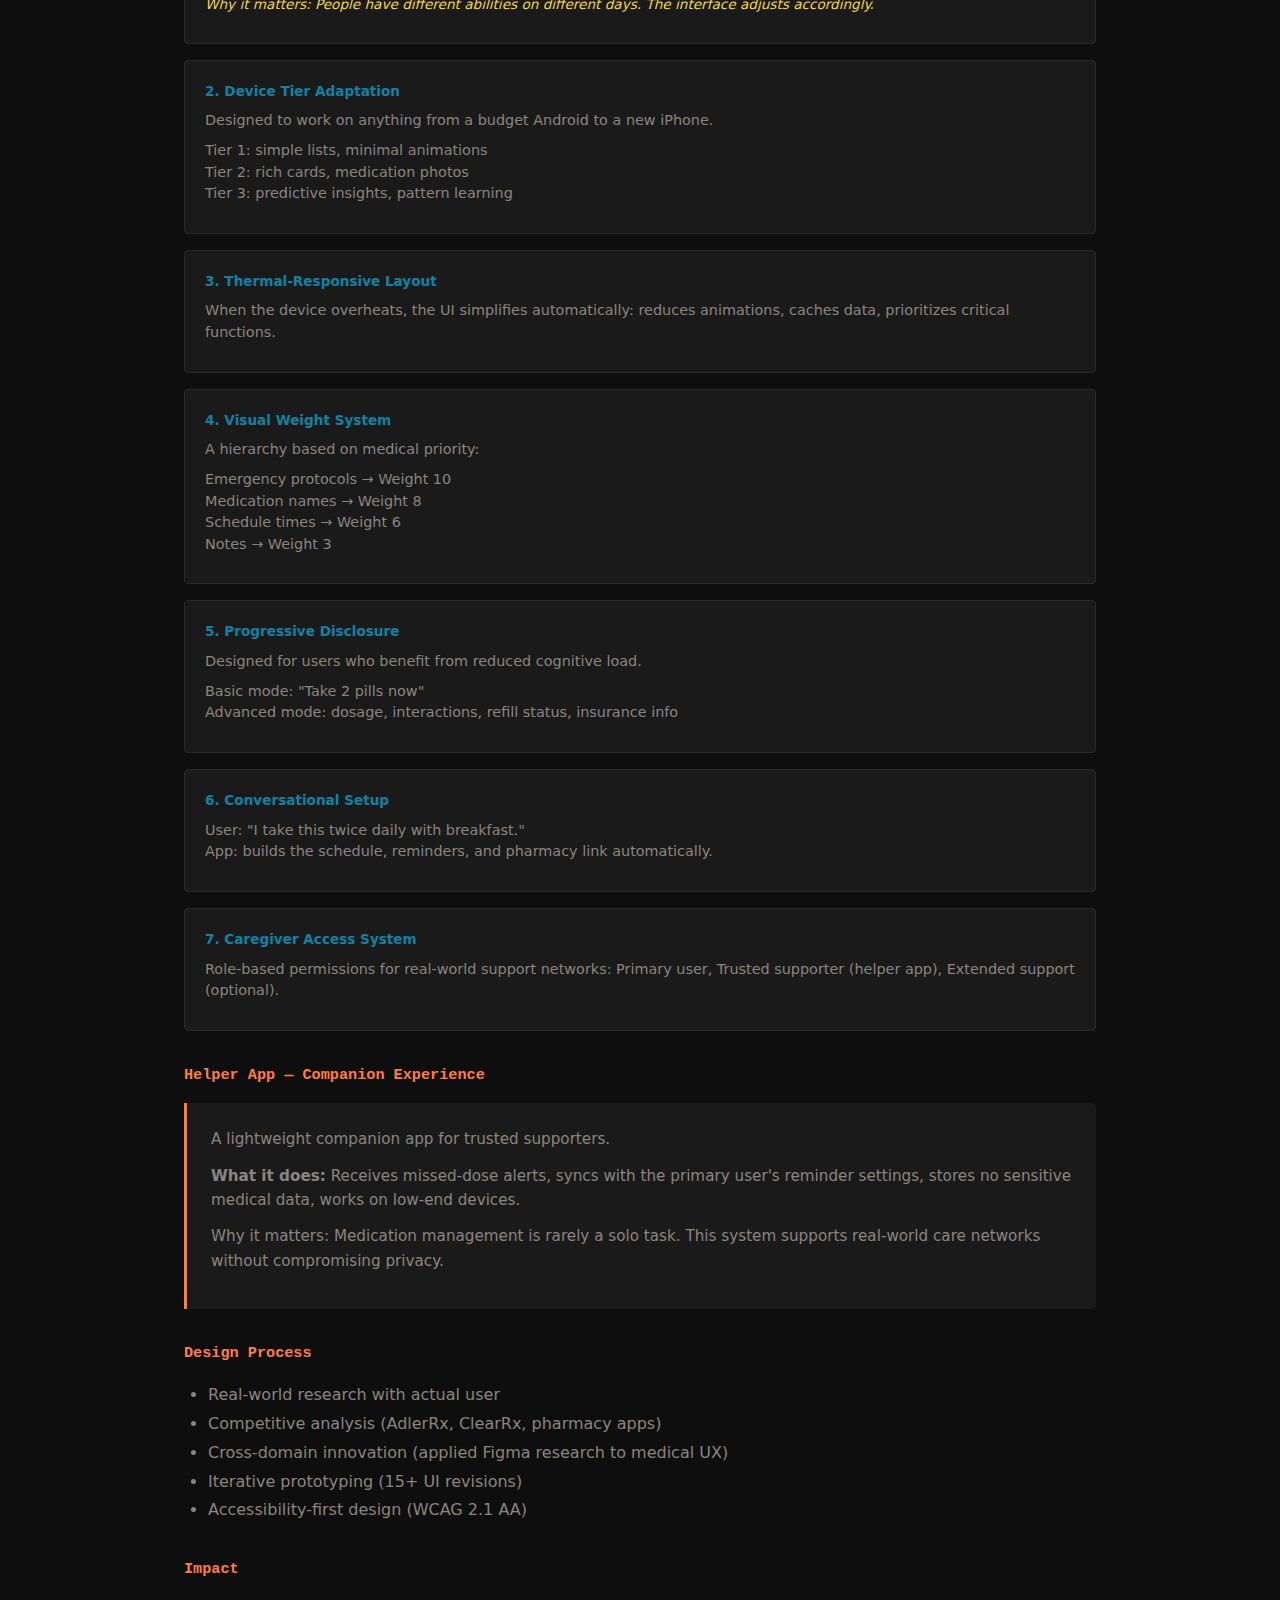
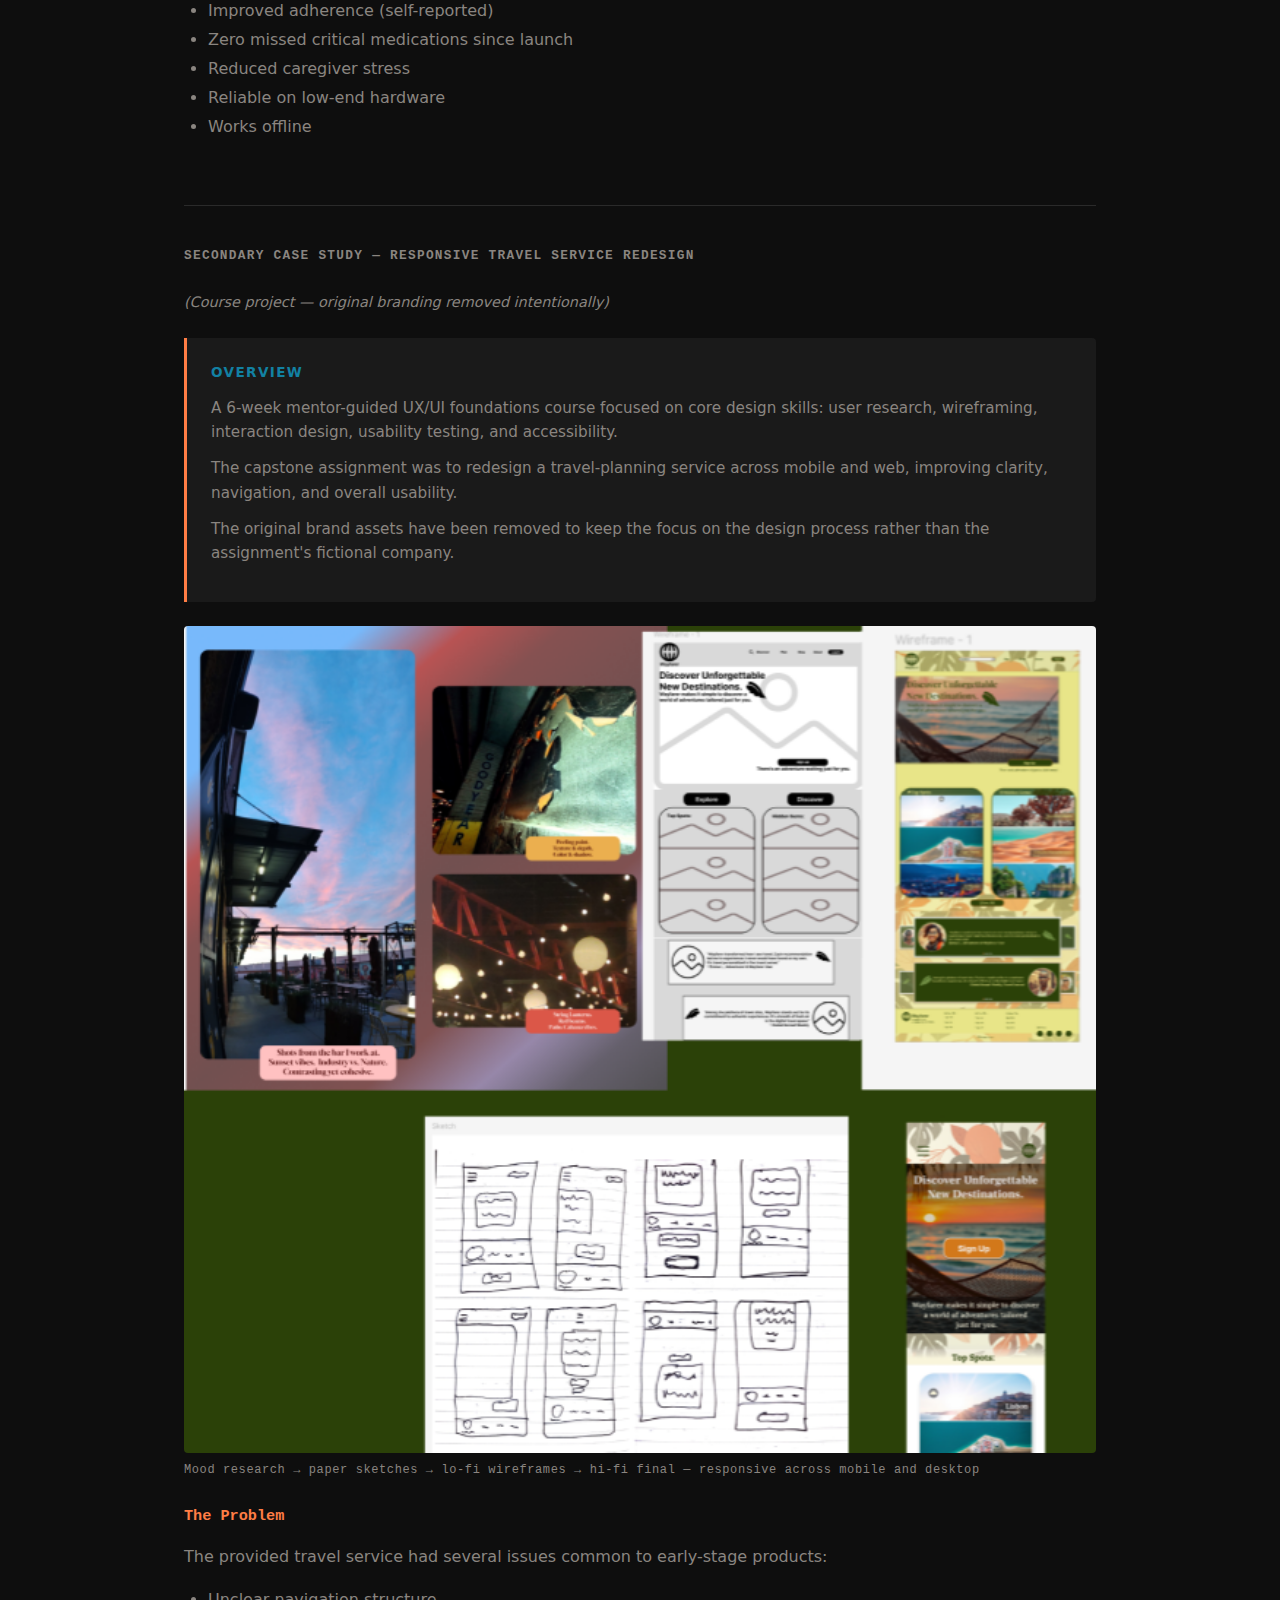
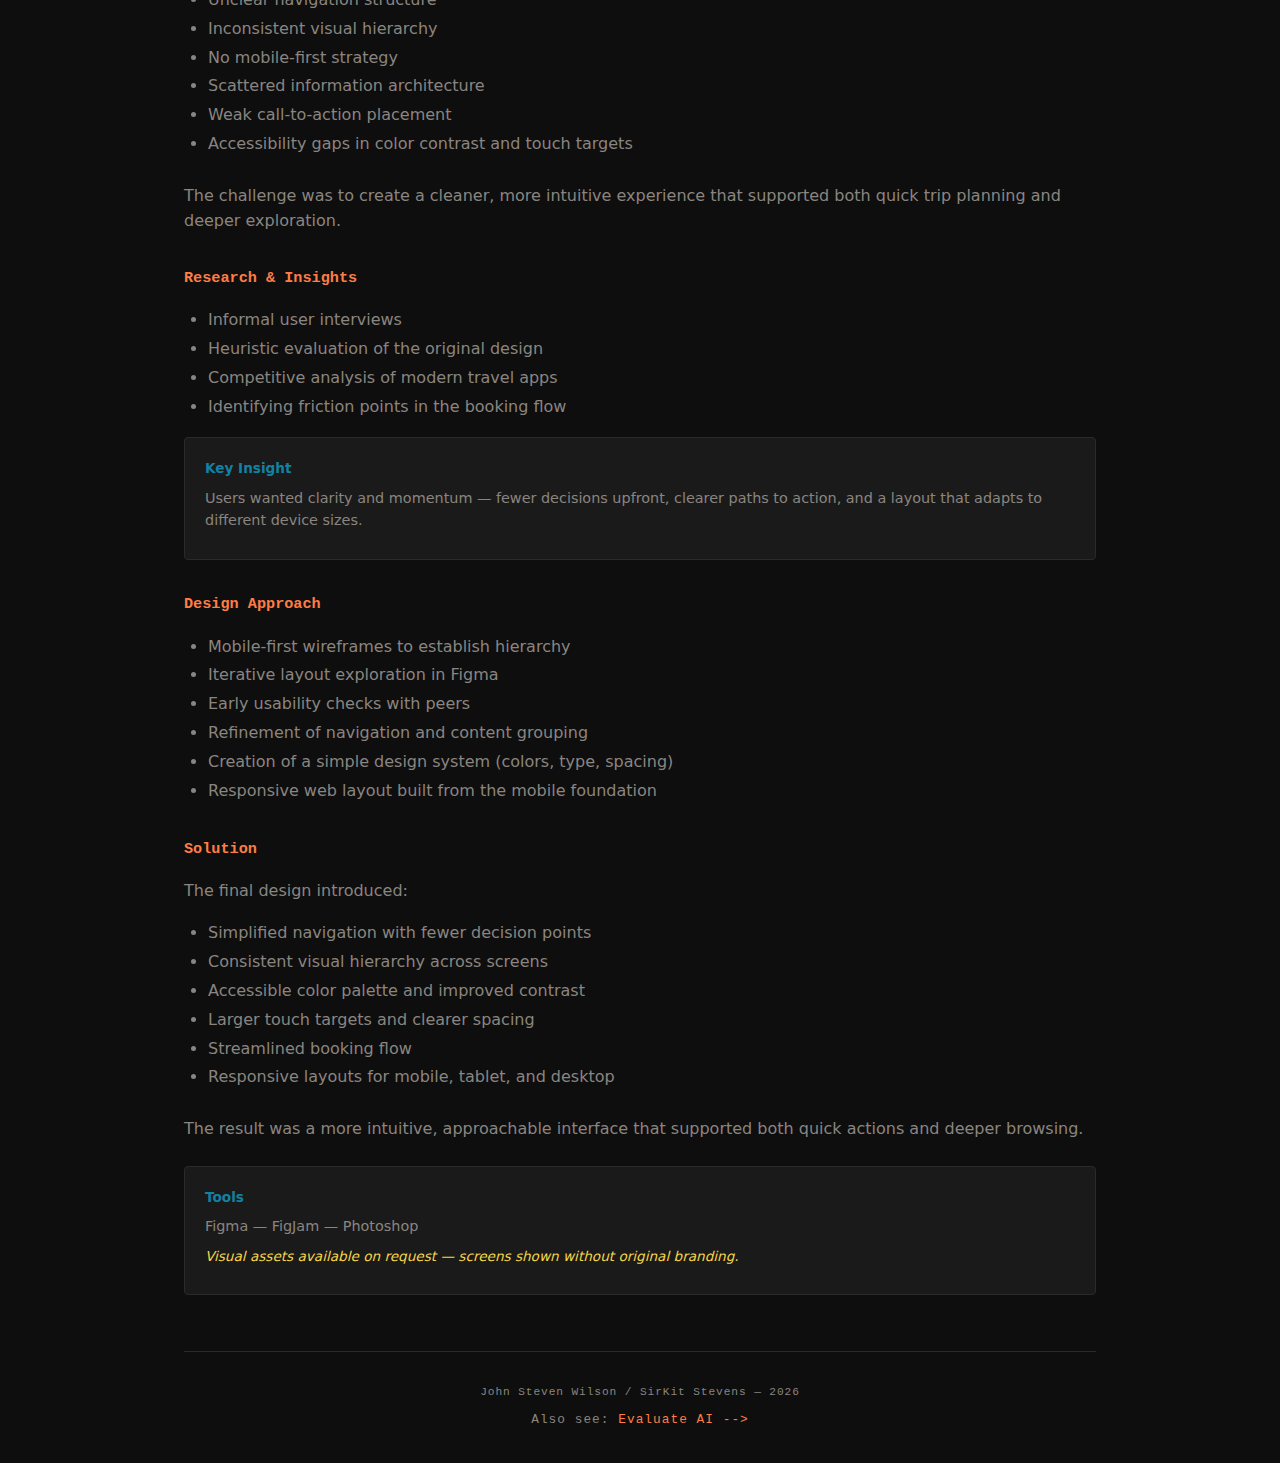
<file: ux-ui.html>
<!DOCTYPE html>
<html lang="en">
<head>
    <meta charset="UTF-8">
    <meta name="viewport" content="width=device-width, initial-scale=1.0">
    <title>SirKit Stevens | UX/UI + Product Thinking</title>
    <meta name="description" content="Human-centered interface design. Prescription management system, accessibility-first UX, and systems thinking applied to real-world problems.">
    <style>
        :root{--bg:#0e0e0e;--card:#1a1a1a;--hover:#242424;--text:#e8e2dc;--muted:#8a8580;--accent:#FF7D45;--accent2:#ff9966;--teal:#1281A3;--yellow:#F5D547;--border:#2a2a2a;--mono:'Cascadia Code','Consolas','Courier New',monospace;--sans:'Segoe UI',system-ui,-apple-system,sans-serif;--max:960px}
        *{margin:0;padding:0;box-sizing:border-box}
        html{background:url('images/art/sidebar-bg.jpg') center/cover fixed #0e0e0e}
        body{font-family:var(--sans);line-height:1.6;color:var(--text);background:var(--bg);max-width:var(--max);margin:0 auto}
        a{color:var(--accent);text-decoration:none}a:hover{color:var(--accent2)}
        .c{max-width:var(--max);margin:0 auto;padding:0 1.5rem}
        .nav{padding:1.5rem 0;font-family:var(--mono);font-size:.75rem;letter-spacing:.05em}
        .hdr{padding:2rem 0 3rem;border-bottom:1px solid var(--border)}
        .hdr h1{font-family:var(--mono);font-size:1.8rem;font-weight:700;color:var(--text);margin-bottom:.25rem}
        .hdr .sub{font-family:var(--mono);font-size:.8rem;letter-spacing:.1em;text-transform:uppercase;color:var(--accent);margin-bottom:1.5rem}
        .hdr .pos{font-size:1.05rem;max-width:700px;margin-bottom:1rem}
        .sec{padding:2.5rem 0;border-bottom:1px solid var(--border)}
        .sec h2{font-family:var(--mono);font-size:.8rem;letter-spacing:.1em;text-transform:uppercase;color:var(--muted);margin-bottom:1.5rem}
        .sec h3{font-family:var(--mono);font-size:.95rem;color:var(--accent);margin-bottom:1rem;margin-top:2rem}
        .sec h3:first-of-type{margin-top:0}
        .cstudy{background:var(--card);border-left:3px solid var(--accent);padding:1.5rem;border-radius:0 4px 4px 0;margin-bottom:1.5rem}
        .cstudy h4{font-size:.85rem;color:var(--teal);text-transform:uppercase;letter-spacing:.1em;margin-bottom:.75rem}
        .cstudy p{font-size:.95rem;color:var(--muted);line-height:1.6;margin-bottom:.75rem}
        .cstudy ul{margin:1rem 0 1rem 1.5rem;color:var(--muted)}
        .cstudy li{margin-bottom:.5rem;font-size:.95rem}
        .feat{background:var(--card);border:1px solid var(--border);border-radius:4px;padding:1.25rem;margin-bottom:1rem}
        .feat h4{font-size:.85rem;color:var(--teal);margin-bottom:.5rem}
        .feat p{font-size:.9rem;color:var(--muted);line-height:1.5;margin-bottom:.5rem}
        .feat .why{font-size:.85rem;color:var(--yellow);font-style:italic;margin-top:.5rem}
        footer{padding:2rem 0;text-align:center}
        footer p{font-family:var(--mono);font-size:.7rem;letter-spacing:.08em;color:var(--muted)}
        footer .as{margin-top:.5rem;font-size:.8rem}
        @media(max-width:640px){.hdr h1{font-size:1.4rem}}
    </style>
</head>
<body>
<div class="c">
    <nav class="nav"><a href="index.html">&lt;-- back</a></nav>
    <header class="hdr">
        <h1>UX / UI / Product Thinking</h1>
        <p class="sub">Designing systems that reduce cognitive load and support real people in real contexts.</p>
        <p class="pos">My UX work comes from lived experience — designing tools for people managing complex routines, fluctuating abilities, and high-stakes daily tasks. I approach interfaces the same way I approach games and worlds: through systems, empathy, and iteration.</p>
        <p class="pos">Below are two projects that show how I think, how I design, and how I adapt solutions to the constraints of real users, real devices, and real environments.</p>
    </header>

    <section class="sec">
        <h2>Primary Case Study — Prescription Management System</h2>
        <p style="font-size:.9rem;color:var(--muted);font-style:italic;margin-bottom:1.5rem">(Name intentionally withheld for privacy)</p>

        <div class="cstudy">
            <h4>Overview</h4>
            <p>A mobile app designed for someone close to me who manages a complex medication schedule across multiple pharmacies. This wasn't a hypothetical assignment — it was a real problem with real consequences.</p>
            <p>The system includes a full-featured primary app for the person managing medications, and a lightweight helper app for trusted supporters. Both are designed around clarity, autonomy, and safety.</p>
        </div>

        <h3>The Problem</h3>
        <ul style="margin:0 0 1.5rem 1.5rem;color:var(--muted);line-height:1.8">
            <li>8+ prescriptions across multiple pharmacies</li>
            <li>Inconsistent refill cycles and insurance coordination</li>
            <li>Cognitive fatigue and fluctuating energy/attention</li>
            <li>High risk if doses are missed</li>
        </ul>
        <p style="color:var(--muted);margin-bottom:1.5rem">Existing apps assumed medical literacy, stable devices, and perfect attention. This system needed to adapt to the user — not the other way around.</p>

        <h3>The Solution</h3>
        <p style="color:var(--muted);margin-bottom:1rem">A medication management system built around:</p>
        <ul style="margin:0 0 1.5rem 1.5rem;color:var(--muted);line-height:1.8">
            <li>Adaptive complexity</li>
            <li>Accessibility-first design</li>
            <li>Offline reliability</li>
            <li>Caregiver coordination</li>
            <li>Natural language setup</li>
            <li>Device-aware performance tiers</li>
            <li>Privacy-safe support roles</li>
        </ul>
        <p style="color:var(--muted);margin-bottom:2rem">Everything is designed to reduce friction and keep life-critical information visible.</p>

        <h3>Key UX Innovations</h3>

        <div class="feat">
            <h4>1. Medical Personalization Engine</h4>
            <p>A complexity slider (0–100%) that adapts the UI to the user's cognitive load and comfort level.</p>
            <p>Low complexity → large buttons, high contrast, essentials only<br>
            High complexity → compact controls, full medical detail</p>
            <p class="why">Why it matters: People have different abilities on different days. The interface adjusts accordingly.</p>
        </div>

        <div class="feat">
            <h4>2. Device Tier Adaptation</h4>
            <p>Designed to work on anything from a budget Android to a new iPhone.</p>
            <p>Tier 1: simple lists, minimal animations<br>
            Tier 2: rich cards, medication photos<br>
            Tier 3: predictive insights, pattern learning</p>
        </div>

        <div class="feat">
            <h4>3. Thermal-Responsive Layout</h4>
            <p>When the device overheats, the UI simplifies automatically: reduces animations, caches data, prioritizes critical functions.</p>
        </div>

        <div class="feat">
            <h4>4. Visual Weight System</h4>
            <p>A hierarchy based on medical priority:</p>
            <p>Emergency protocols → Weight 10<br>
            Medication names → Weight 8<br>
            Schedule times → Weight 6<br>
            Notes → Weight 3</p>
        </div>

        <div class="feat">
            <h4>5. Progressive Disclosure</h4>
            <p>Designed for users who benefit from reduced cognitive load.</p>
            <p>Basic mode: "Take 2 pills now"<br>
            Advanced mode: dosage, interactions, refill status, insurance info</p>
        </div>

        <div class="feat">
            <h4>6. Conversational Setup</h4>
            <p>User: "I take this twice daily with breakfast."<br>
            App: builds the schedule, reminders, and pharmacy link automatically.</p>
        </div>

        <div class="feat">
            <h4>7. Caregiver Access System</h4>
            <p>Role-based permissions for real-world support networks: Primary user, Trusted supporter (helper app), Extended support (optional).</p>
        </div>

        <h3>Helper App — Companion Experience</h3>
        <div class="cstudy">
            <p>A lightweight companion app for trusted supporters.</p>
            <p><strong>What it does:</strong> Receives missed-dose alerts, syncs with the primary user's reminder settings, stores no sensitive medical data, works on low-end devices.</p>
            <p class="why">Why it matters: Medication management is rarely a solo task. This system supports real-world care networks without compromising privacy.</p>
        </div>

        <h3>Design Process</h3>
        <ul style="margin:1rem 0 1.5rem 1.5rem;color:var(--muted);line-height:1.8">
            <li>Real-world research with actual user</li>
            <li>Competitive analysis (AdlerRx, ClearRx, pharmacy apps)</li>
            <li>Cross-domain innovation (applied Figma research to medical UX)</li>
            <li>Iterative prototyping (15+ UI revisions)</li>
            <li>Accessibility-first design (WCAG 2.1 AA)</li>
        </ul>

        <h3>Impact</h3>
        <ul style="margin:1rem 0 1.5rem 1.5rem;color:var(--muted);line-height:1.8">
            <li>Improved adherence (self-reported)</li>
            <li>Zero missed critical medications since launch</li>
            <li>Reduced caregiver stress</li>
            <li>Reliable on low-end hardware</li>
            <li>Works offline</li>
        </ul>
    </section>

    <section class="sec">
        <h2>Secondary Case Study — Responsive Travel Service Redesign</h2>
        <p style="font-size:.9rem;color:var(--muted);font-style:italic;margin-bottom:1.5rem">(Course project — original branding removed intentionally)</p>

        <div class="cstudy">
            <h4>Overview</h4>
            <p>A 6-week mentor-guided UX/UI foundations course focused on core design skills: user research, wireframing, interaction design, usability testing, and accessibility.</p>
            <p>The capstone assignment was to redesign a travel-planning service across mobile and web, improving clarity, navigation, and overall usability.</p>
            <p>The original brand assets have been removed to keep the focus on the design process rather than the assignment's fictional company.</p>
        </div>

        <div style="margin:1.5rem 0">
            <img src="images/work/designlab-process.png" alt="Design process: mood research, sketches, wireframes, and final responsive design" style="width:100%;border-radius:4px;display:block">
            <p style="font-size:.75rem;color:var(--muted);font-family:var(--mono);margin-top:.5rem;letter-spacing:.05em">Mood research &rarr; paper sketches &rarr; lo-fi wireframes &rarr; hi-fi final &mdash; responsive across mobile and desktop</p>
        </div>

        <h3>The Problem</h3>
        <p style="color:var(--muted);margin-bottom:1rem">The provided travel service had several issues common to early-stage products:</p>
        <ul style="margin:0 0 1.5rem 1.5rem;color:var(--muted);line-height:1.8">
            <li>Unclear navigation structure</li>
            <li>Inconsistent visual hierarchy</li>
            <li>No mobile-first strategy</li>
            <li>Scattered information architecture</li>
            <li>Weak call-to-action placement</li>
            <li>Accessibility gaps in color contrast and touch targets</li>
        </ul>
        <p style="color:var(--muted);margin-bottom:1.5rem">The challenge was to create a cleaner, more intuitive experience that supported both quick trip planning and deeper exploration.</p>

        <h3>Research &amp; Insights</h3>
        <ul style="margin:0 0 1rem 1.5rem;color:var(--muted);line-height:1.8">
            <li>Informal user interviews</li>
            <li>Heuristic evaluation of the original design</li>
            <li>Competitive analysis of modern travel apps</li>
            <li>Identifying friction points in the booking flow</li>
        </ul>
        <div class="feat">
            <h4>Key Insight</h4>
            <p>Users wanted clarity and momentum — fewer decisions upfront, clearer paths to action, and a layout that adapts to different device sizes.</p>
        </div>

        <h3>Design Approach</h3>
        <ul style="margin:0 0 1.5rem 1.5rem;color:var(--muted);line-height:1.8">
            <li>Mobile-first wireframes to establish hierarchy</li>
            <li>Iterative layout exploration in Figma</li>
            <li>Early usability checks with peers</li>
            <li>Refinement of navigation and content grouping</li>
            <li>Creation of a simple design system (colors, type, spacing)</li>
            <li>Responsive web layout built from the mobile foundation</li>
        </ul>

        <h3>Solution</h3>
        <p style="color:var(--muted);margin-bottom:1rem">The final design introduced:</p>
        <ul style="margin:0 0 1.5rem 1.5rem;color:var(--muted);line-height:1.8">
            <li>Simplified navigation with fewer decision points</li>
            <li>Consistent visual hierarchy across screens</li>
            <li>Accessible color palette and improved contrast</li>
            <li>Larger touch targets and clearer spacing</li>
            <li>Streamlined booking flow</li>
            <li>Responsive layouts for mobile, tablet, and desktop</li>
        </ul>
        <p style="color:var(--muted);margin-bottom:1.5rem">The result was a more intuitive, approachable interface that supported both quick actions and deeper browsing.</p>

        <div class="feat">
            <h4>Tools</h4>
            <p>Figma &mdash; FigJam &mdash; Photoshop</p>
            <p class="why">Visual assets available on request — screens shown without original branding.</p>
        </div>
    </section>
</div>
<footer><div class="c"><p>John Steven Wilson / SirKit Stevens — 2026</p><p class="as">Also see: <a href="evaluator.html">Evaluate AI --&gt;</a></p></div></footer>
</body>
</html>
</file>
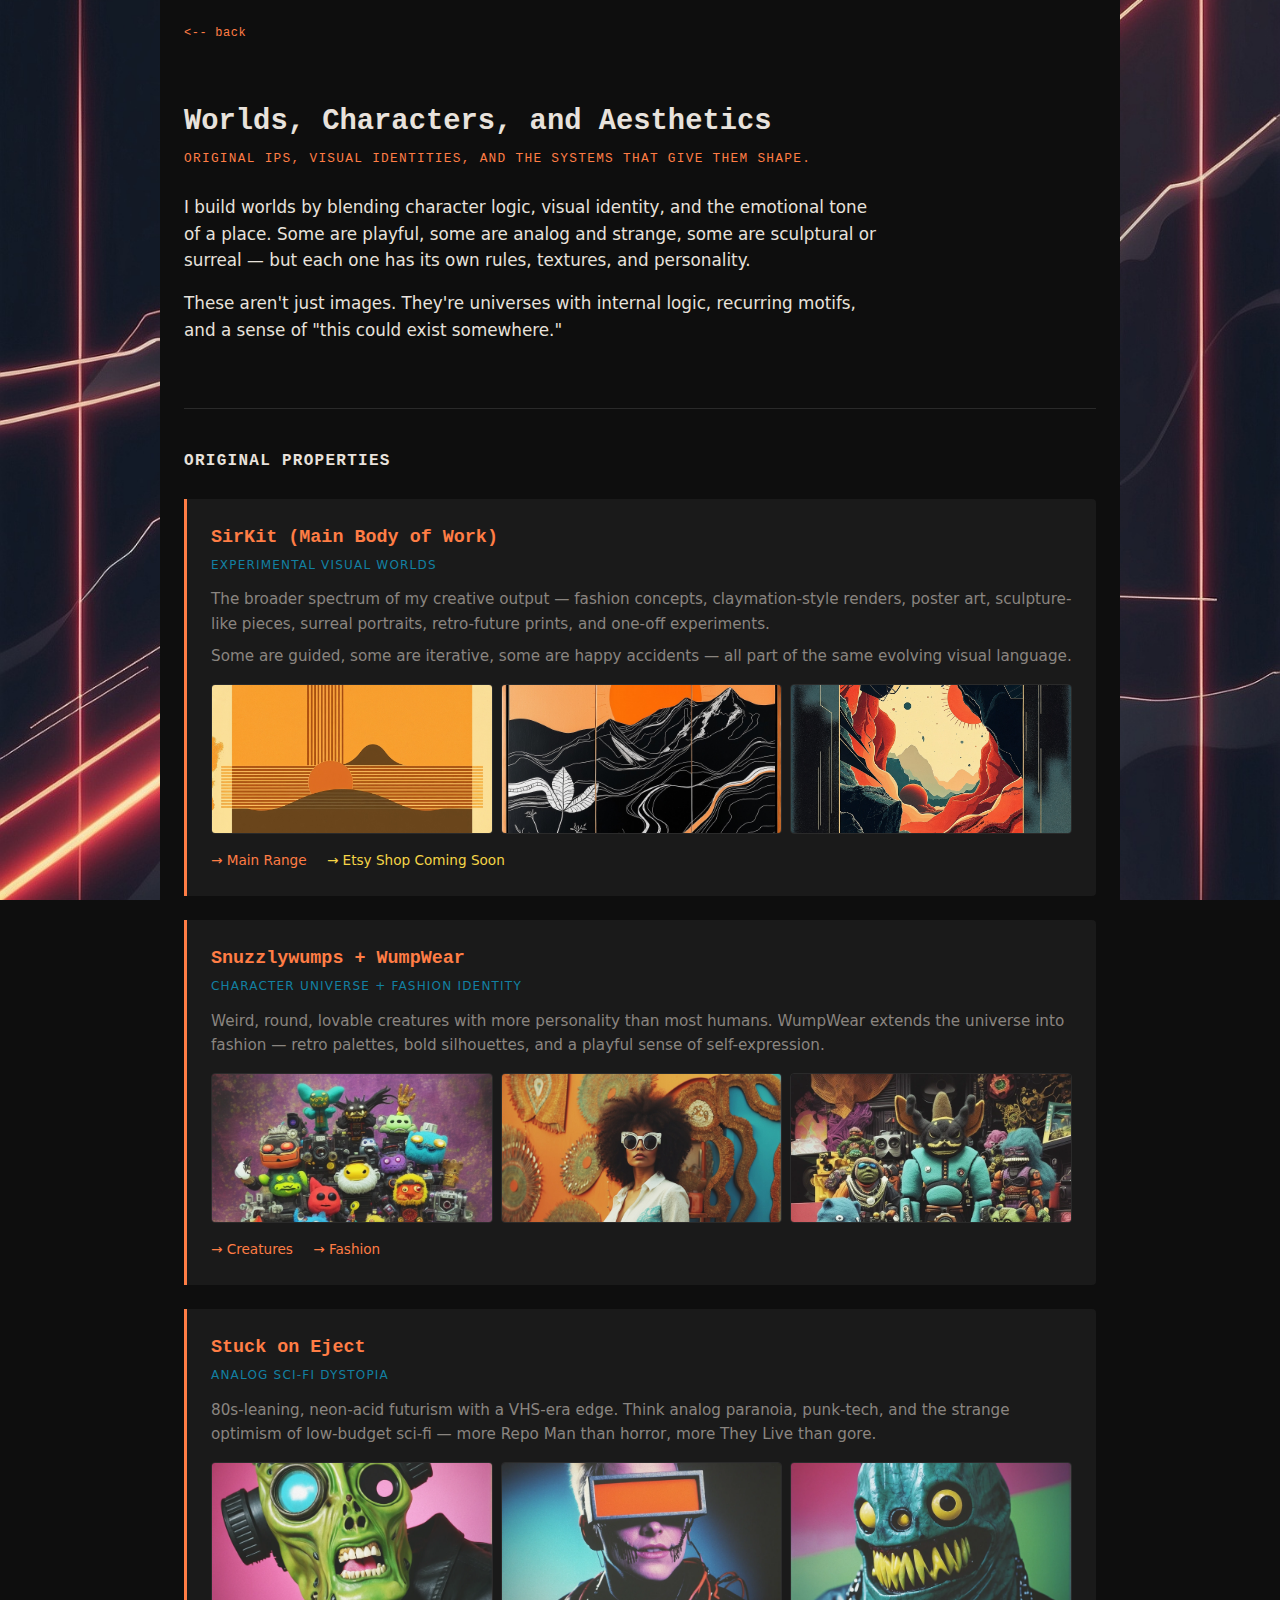
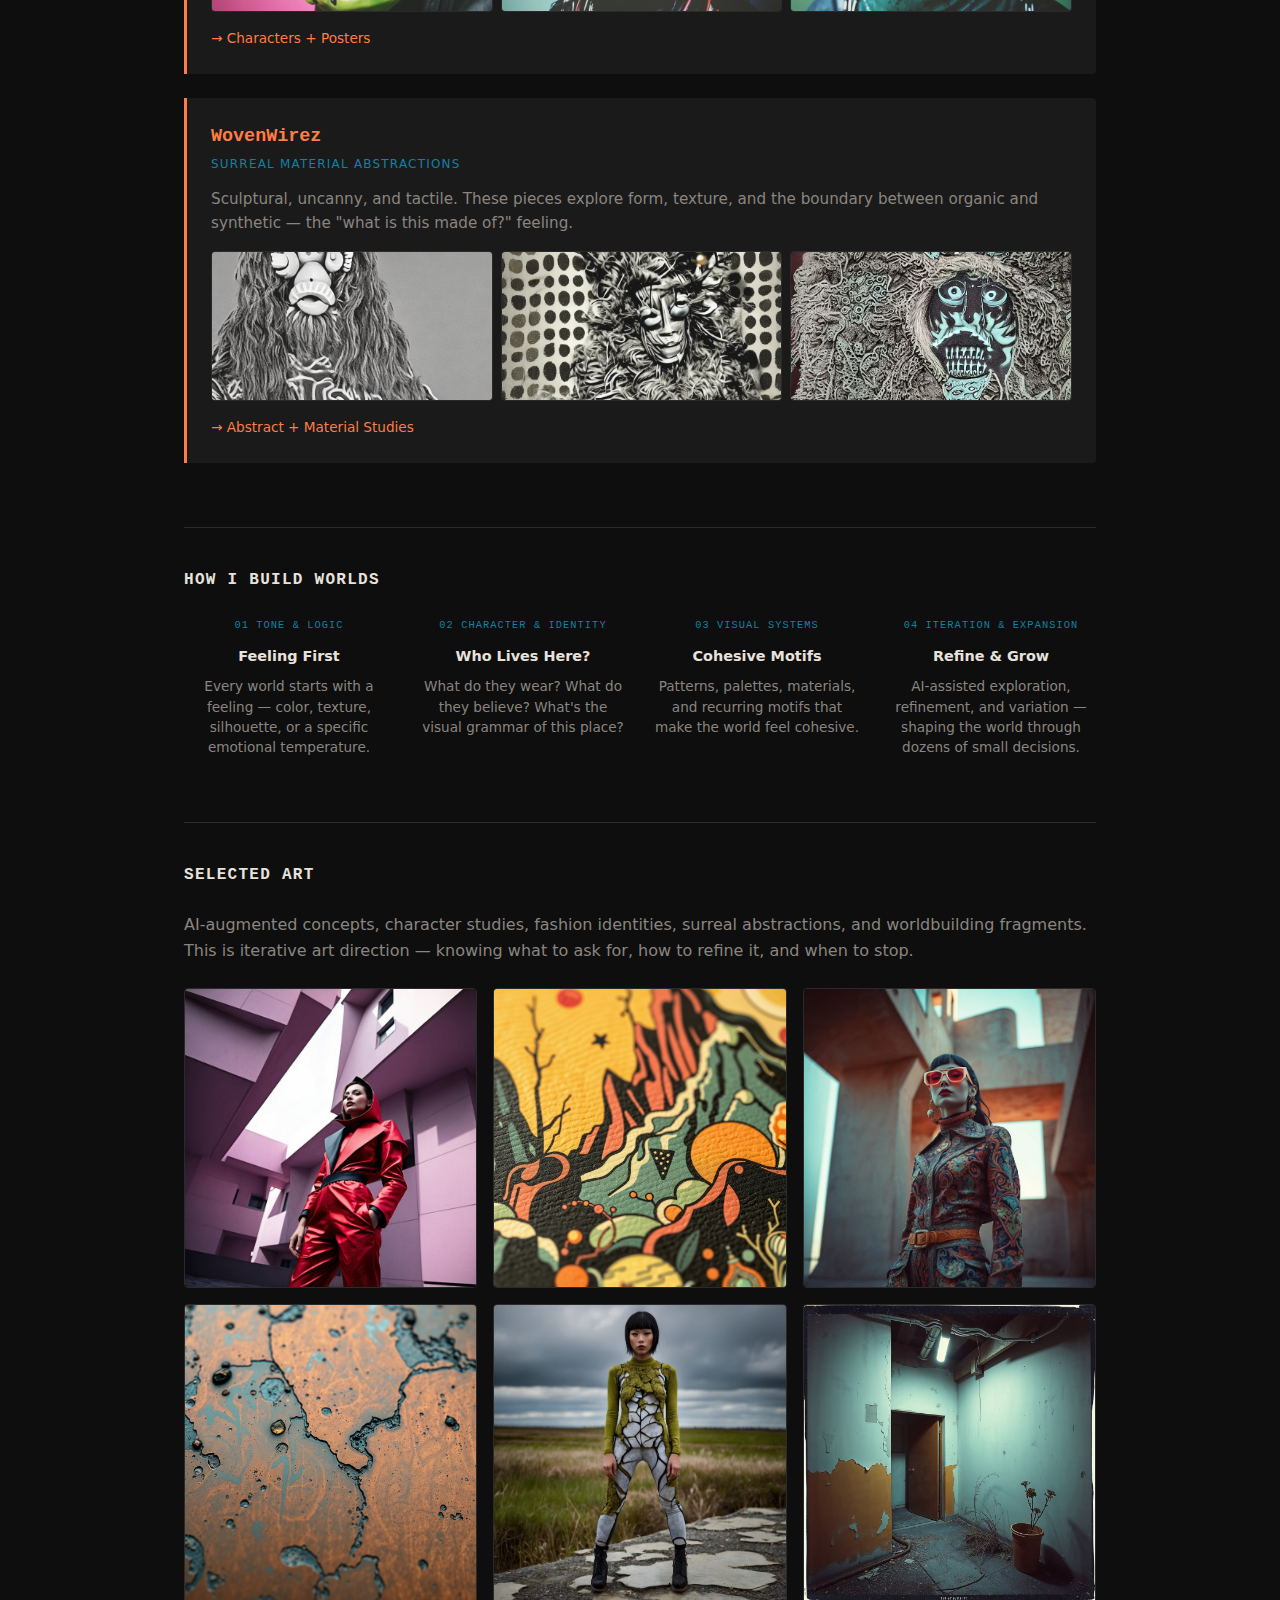
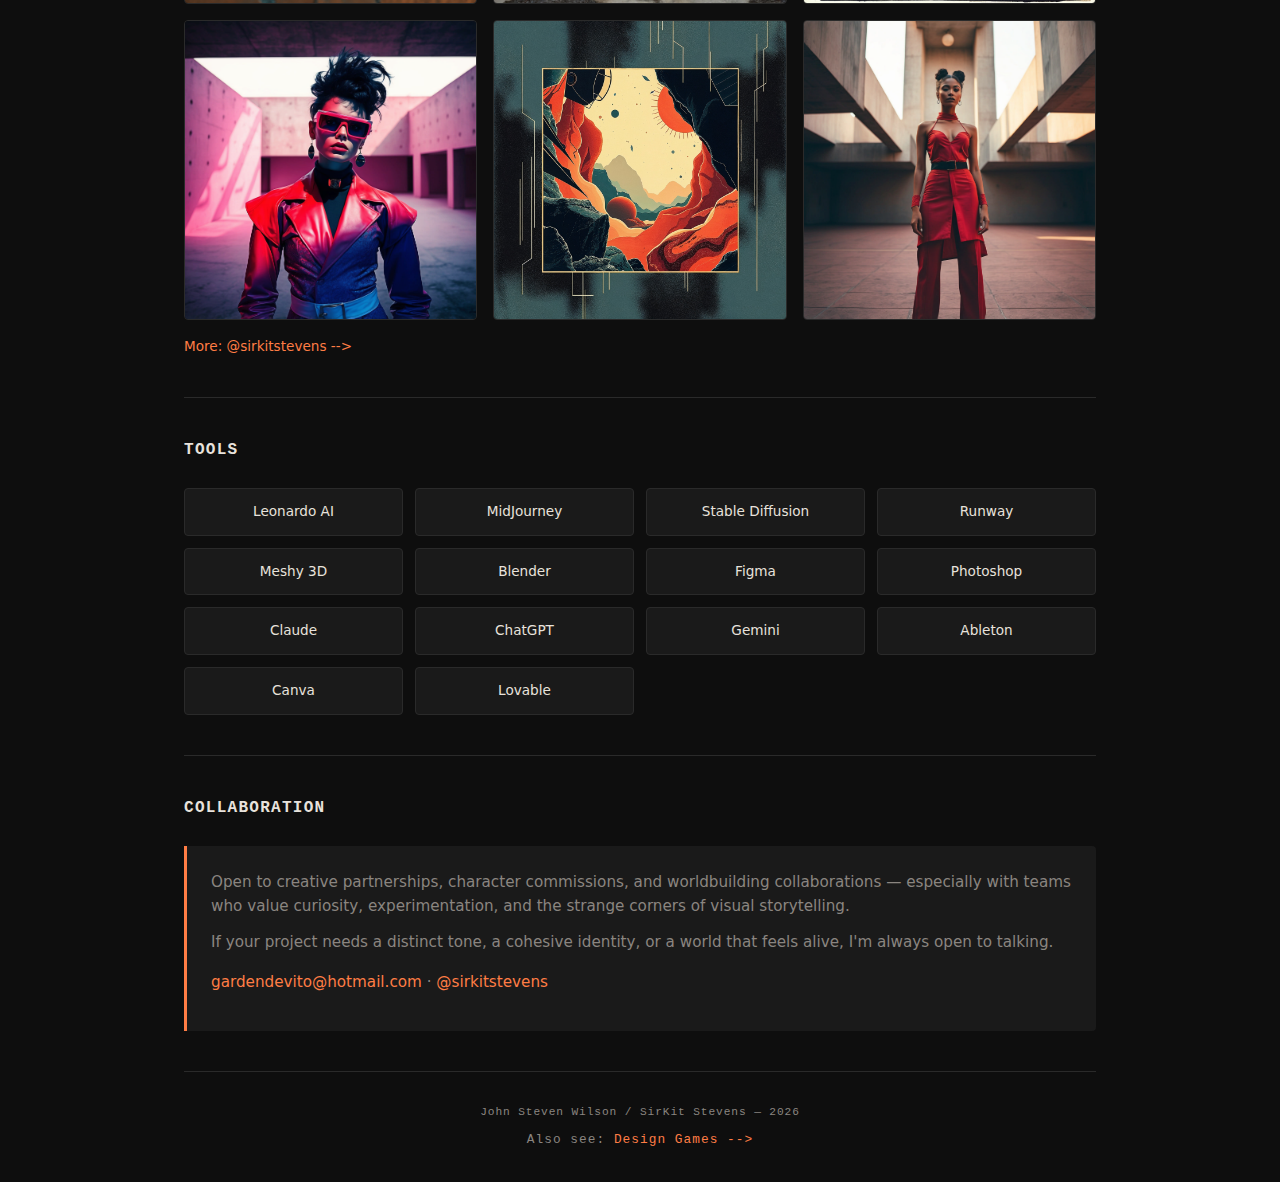
<file: worlds.html>
<!DOCTYPE html>
<html lang="en">
<head>
    <meta charset="UTF-8">
    <meta name="viewport" content="width=device-width, initial-scale=1.0">
    <title>SirKit Stevens | World Building + Character IPs</title>
    <meta name="description" content="Original character universes, visual identities, and surreal worlds. Snuzzlywumps, Stuck on Eject, WovenWirez, and experimental visual storytelling.">
    <style>
        :root{--bg:#0e0e0e;--card:#1a1a1a;--hover:#242424;--text:#e8e2dc;--muted:#8a8580;--accent:#FF7D45;--accent2:#ff9966;--teal:#1281A3;--yellow:#F5D547;--border:#2a2a2a;--mono:'Cascadia Code','Consolas','Courier New',monospace;--sans:'Segoe UI',system-ui,-apple-system,sans-serif;--max:960px}
        *{margin:0;padding:0;box-sizing:border-box}
        html{background:url('images/art/sidebar-bg.jpg') center/cover fixed #0e0e0e}
        body{font-family:var(--sans);line-height:1.6;color:var(--text);background:var(--bg);max-width:var(--max);margin:0 auto}
        a{color:var(--accent);text-decoration:none}a:hover{color:var(--accent2)}
        .c{max-width:var(--max);margin:0 auto;padding:0 1.5rem}
        .nav{padding:1.5rem 0;font-family:var(--mono);font-size:.75rem;letter-spacing:.05em}
        .hdr{padding:2rem 0 3rem;border-bottom:1px solid var(--border)}
        .hdr h1{font-family:var(--mono);font-size:1.8rem;font-weight:700;color:var(--text);margin-bottom:.25rem}
        .hdr .sub{font-family:var(--mono);font-size:.8rem;letter-spacing:.1em;text-transform:uppercase;color:var(--accent);margin-bottom:1.5rem}
        .hdr .pos{font-size:1.05rem;max-width:700px;margin-bottom:1rem}
        .sec{padding:2.5rem 0;border-bottom:1px solid var(--border)}
        .sec h2{font-family:var(--mono);font-size:1rem;letter-spacing:.08em;text-transform:uppercase;color:var(--text);margin-bottom:1.5rem}
        .ip{background:var(--card);border-left:3px solid var(--accent);border-radius:0 4px 4px 0;padding:1.5rem;margin-bottom:1.5rem}
        .ip h3{font-family:var(--mono);font-size:1.15rem;font-weight:600;color:var(--accent);margin-bottom:.25rem}
        .ip .ipt{font-size:.75rem;color:var(--teal);text-transform:uppercase;letter-spacing:.1em;margin-bottom:.75rem}
        .ip p{font-size:.95rem;color:var(--muted);line-height:1.6;margin-bottom:.5rem}
        .ip .links{margin-top:1rem;font-size:.85rem}
        .ip .links a{margin-right:1rem;color:var(--accent)}
        .thumbs{display:grid;grid-template-columns:repeat(3,1fr);gap:.5rem;margin-top:1rem}
        .thumbs img{width:100%;aspect-ratio:1;object-fit:cover;border-radius:4px;border:1px solid var(--border)}
        .ip:nth-of-type(2) .thumbs img{object-position:top}
        .process{display:grid;grid-template-columns:repeat(4,1fr);gap:1.5rem;margin-bottom:1.5rem}
        .pstep{text-align:center}
        .pstep .pn{font-family:var(--mono);font-size:.65rem;color:var(--teal);letter-spacing:.1em;text-transform:uppercase;margin-bottom:.75rem}
        .pstep h3{font-size:.9rem;margin-bottom:.5rem}
        .pstep p{font-size:.85rem;color:var(--muted);line-height:1.5}
        .galg{display:grid;grid-template-columns:repeat(3,1fr);gap:1rem}
        .galg img{width:100%;aspect-ratio:1;object-fit:cover;border-radius:4px;border:1px solid var(--border)}
        .tools{display:grid;grid-template-columns:repeat(4,1fr);gap:.75rem}
        .tool{background:var(--card);border:1px solid var(--border);border-radius:4px;padding:.75rem 1rem;font-size:.85rem;text-align:center}
        .collab{background:var(--card);border-left:3px solid var(--accent);padding:1.5rem;border-radius:0 4px 4px 0}
        .collab p{font-size:.95rem;color:var(--muted);line-height:1.6;margin-bottom:.75rem}
        .collab .cl{font-size:.95rem;margin-top:1rem}
        footer{padding:2rem 0;text-align:center}
        footer p{font-family:var(--mono);font-size:.7rem;letter-spacing:.08em;color:var(--muted)}
        footer .as{margin-top:.5rem;font-size:.8rem}
        @media(max-width:640px){.process{grid-template-columns:1fr 1fr}.galg{grid-template-columns:1fr 1fr}.tools{grid-template-columns:repeat(2,1fr)}}
    </style>
</head>
<body>
<div class="c">
    <nav class="nav"><a href="index.html">&lt;-- back</a></nav>
    <header class="hdr">
        <h1>Worlds, Characters, and Aesthetics</h1>
        <p class="sub">Original IPs, visual identities, and the systems that give them shape.</p>
        <p class="pos">I build worlds by blending character logic, visual identity, and the emotional tone of a place. Some are playful, some are analog and strange, some are sculptural or surreal — but each one has its own rules, textures, and personality.</p>
        <p class="pos">These aren't just images. They're universes with internal logic, recurring motifs, and a sense of "this could exist somewhere."</p>
    </header>
    <section class="sec">
        <h2>Original Properties</h2>

        <div class="ip">
            <h3>SirKit (Main Body of Work)</h3>
            <p class="ipt">Experimental Visual Worlds</p>
            <p>The broader spectrum of my creative output — fashion concepts, claymation-style renders, poster art, sculpture-like pieces, surreal portraits, retro-future prints, and one-off experiments.</p>
            <p>Some are guided, some are iterative, some are happy accidents — all part of the same evolving visual language.</p>
            <div class="thumbs">
                <img src="images/art/sirkit-poster-01.jpg" alt="SirKit retro geometric print" loading="lazy" width="150" height="150">
                <img src="images/art/sirkit-poster-02.jpg" alt="SirKit graphic poster art" loading="lazy" width="150" height="150">
                <img src="images/art/sirkit-poster-03.jpg" alt="SirKit retro landscape print" loading="lazy" width="150" height="150">
            </div>
            <div class="links">
                <a href="https://instagram.com/sirkitstevens" target="_blank" rel="noopener">→ Main Range</a>
                <a href="#" style="color:var(--yellow);cursor:not-allowed">→ Etsy Shop Coming Soon</a>
            </div>
        </div>

        <div class="ip">
            <h3>Snuzzlywumps + WumpWear</h3>
            <p class="ipt">Character Universe + Fashion Identity</p>
            <p>Weird, round, lovable creatures with more personality than most humans. WumpWear extends the universe into fashion — retro palettes, bold silhouettes, and a playful sense of self-expression.</p>
            <div class="thumbs">
                <img src="images/art/snuzzly-01.jpg" alt="Snuzzlywumps characters" loading="lazy" width="150" height="150" style="object-position:top">
                <img src="images/art/snuzzly-03.jpg" alt="Snuzzlywumps character" loading="lazy" width="150" height="150" style="object-position:top">
                <img src="images/art/snuzzly-02.jpg" alt="Snuzzlywumps characters" loading="lazy" width="150" height="150" style="object-position:top">
            </div>
            <div class="links">
                <a href="https://instagram.com/snuzzlywumps" target="_blank" rel="noopener">→ Creatures</a>
                <a href="https://instagram.com/snuzzlyfashion" target="_blank" rel="noopener">→ Fashion</a>
            </div>
        </div>

        <div class="ip">
            <h3>Stuck on Eject</h3>
            <p class="ipt">Analog Sci-Fi Dystopia</p>
            <p>80s-leaning, neon-acid futurism with a VHS-era edge. Think analog paranoia, punk-tech, and the strange optimism of low-budget sci-fi — more Repo Man than horror, more They Live than gore.</p>
            <div class="thumbs">
                <img src="images/art/eject-01.jpg" alt="Stuck on Eject character" loading="lazy" width="150" height="150">
                <img src="images/art/eject-02.jpg" alt="Stuck on Eject character" loading="lazy" width="150" height="150">
                <img src="images/art/eject-03.jpg" alt="Stuck on Eject character" loading="lazy" width="150" height="150">
            </div>
            <div class="links">
                <a href="https://instagram.com/stuck_on_eject" target="_blank" rel="noopener">→ Characters + Posters</a>
            </div>
        </div>

        <div class="ip">
            <h3>WovenWirez</h3>
            <p class="ipt">Surreal Material Abstractions</p>
            <p>Sculptural, uncanny, and tactile. These pieces explore form, texture, and the boundary between organic and synthetic — the "what is this made of?" feeling.</p>
            <div class="thumbs">
                <img src="images/art/wirez-01.jpg" alt="WovenWirez abstract" loading="lazy" width="150" height="150">
                <img src="images/art/wirez-02.jpg" alt="WovenWirez abstract" loading="lazy" width="150" height="150">
                <img src="images/art/wirez-03.jpg" alt="WovenWirez abstract" loading="lazy" width="150" height="150">
            </div>
            <div class="links">
                <a href="https://instagram.com/wovenwirez" target="_blank" rel="noopener">→ Abstract + Material Studies</a>
            </div>
        </div>
    </section>

    <section class="sec">
        <h2>How I Build Worlds</h2>
        <div class="process">
            <div class="pstep">
                <p class="pn">01 Tone & Logic</p>
                <h3>Feeling First</h3>
                <p>Every world starts with a feeling — color, texture, silhouette, or a specific emotional temperature.</p>
            </div>
            <div class="pstep">
                <p class="pn">02 Character & Identity</p>
                <h3>Who Lives Here?</h3>
                <p>What do they wear? What do they believe? What's the visual grammar of this place?</p>
            </div>
            <div class="pstep">
                <p class="pn">03 Visual Systems</p>
                <h3>Cohesive Motifs</h3>
                <p>Patterns, palettes, materials, and recurring motifs that make the world feel cohesive.</p>
            </div>
            <div class="pstep">
                <p class="pn">04 Iteration & Expansion</p>
                <h3>Refine & Grow</h3>
                <p>AI-assisted exploration, refinement, and variation — shaping the world through dozens of small decisions.</p>
            </div>
        </div>
    </section>

    <section class="sec">
        <h2>Selected Art</h2>
        <p style="margin-bottom:1.5rem;color:var(--muted)">AI-augmented concepts, character studies, fashion identities, surreal abstractions, and worldbuilding fragments. This is iterative art direction — knowing what to ask for, how to refine it, and when to stop.</p>
        <div class="galg">
            <img src="images/art/sirkit-fashion-01.jpg" alt="SirKit fashion concept" loading="lazy" width="300" height="300">
            <img src="images/art/sirkit-gallery-01.jpg" alt="SirKit poster art" loading="lazy" width="300" height="300">
            <img src="images/art/sirkit-fashion-03.jpg" alt="SirKit fashion concept" loading="lazy" width="300" height="300">
            <img src="images/art/sirkit-gallery-02.jpg" alt="SirKit abstract texture" loading="lazy" width="300" height="300">
            <img src="images/art/sirkit-fashion-05.jpg" alt="SirKit fashion concept" loading="lazy" width="300" height="300">
            <img src="images/art/sirkit-gallery-03.jpg" alt="SirKit atmospheric space" loading="lazy" width="300" height="300">
            <img src="images/art/sirkit-fashion-02.jpg" alt="SirKit fashion concept" loading="lazy" width="300" height="300">
            <img src="images/art/sirkit-poster-03.jpg" alt="SirKit retro landscape" loading="lazy" width="300" height="300">
            <img src="images/art/sirkit-fashion-04.jpg" alt="SirKit fashion concept" loading="lazy" width="300" height="300">
        </div>
        <p style="margin-top:1rem;font-size:.85rem"><a href="https://instagram.com/sirkitstevens" target="_blank" rel="noopener">More: @sirkitstevens --&gt;</a></p>
    </section>

    <section class="sec">
        <h2>Tools</h2>
        <div class="tools">
            <div class="tool">Leonardo AI</div>
            <div class="tool">MidJourney</div>
            <div class="tool">Stable Diffusion</div>
            <div class="tool">Runway</div>
            <div class="tool">Meshy 3D</div>
            <div class="tool">Blender</div>
            <div class="tool">Figma</div>
            <div class="tool">Photoshop</div>
            <div class="tool">Claude</div>
            <div class="tool">ChatGPT</div>
            <div class="tool">Gemini</div>
            <div class="tool">Ableton</div>
            <div class="tool">Canva</div>
            <div class="tool">Lovable</div>
        </div>
    </section>

    <section class="sec">
        <h2>Collaboration</h2>
        <div class="collab">
            <p>Open to creative partnerships, character commissions, and worldbuilding collaborations — especially with teams who value curiosity, experimentation, and the strange corners of visual storytelling.</p>
            <p>If your project needs a distinct tone, a cohesive identity, or a world that feels alive, I'm always open to talking.</p>
            <p class="cl"><a href="mailto:gardendevito@hotmail.com">gardendevito@hotmail.com</a> &middot; <a href="https://instagram.com/sirkitstevens" target="_blank" rel="noopener">@sirkitstevens</a></p>
        </div>
    </section>
</div>
<footer><div class="c"><p>John Steven Wilson / SirKit Stevens — 2026</p><p class="as">Also see: <a href="games.html">Design Games --&gt;</a></p></div></footer>
</body>
</html>
</file>
<file: css/style-enhanced.css>
/* Portfolio CSS - Enhanced Visual Design */
/* Keeping minimal structure, adding visual depth */

:root {
    /* Colors */
    --bg: #0e0e0e;
    --card: #1a1a1a;
    --hover: #242424;
    --text: #e8e2dc;
    --muted: #8a8580;
    --accent: #FF7D45;
    --accent2: #ff9966;
    --teal: #1281A3;
    --yellow: #F5D547;
    --border: #2a2a2a;

    /* Fonts */
    --mono: 'Cascadia Code', 'Consolas', 'Courier New', monospace;
    --sans: 'Segoe UI', system-ui, -apple-system, sans-serif;
    --max: 960px;
}

* {
    margin: 0;
    padding: 0;
    box-sizing: border-box;
}

body {
    font-family: var(--sans);
    line-height: 1.6;
    color: var(--text);
    background: var(--bg);

    /* Subtle texture background pattern (pure CSS) */
    background-image:
        repeating-linear-gradient(
            45deg,
            transparent,
            transparent 2px,
            rgba(255, 125, 69, 0.01) 2px,
            rgba(255, 125, 69, 0.01) 4px
        ),
        repeating-linear-gradient(
            -45deg,
            transparent,
            transparent 2px,
            rgba(18, 129, 163, 0.01) 2px,
            rgba(18, 129, 163, 0.01) 4px
        );
    background-size: 100px 100px;
    background-attachment: fixed;
}

a {
    color: var(--accent);
    text-decoration: none;
    transition: color 0.2s ease;
}

a:hover {
    color: var(--accent2);
}

.c {
    max-width: var(--max);
    margin: 0 auto;
    padding: 0 1.5rem;
}

/* Hero Section */
.hero {
    padding: 4rem 0 3rem;
    text-align: center;
    border-bottom: 1px solid var(--border);
    position: relative;
}

.hero::before {
    content: '';
    position: absolute;
    top: 0;
    left: 50%;
    transform: translateX(-50%);
    width: 200px;
    height: 2px;
    background: linear-gradient(90deg, transparent, var(--accent), transparent);
    opacity: 0.3;
}

.hero h1 {
    font-family: var(--mono);
    font-size: 2.2rem;
    font-weight: 700;
    color: var(--accent);
    margin-bottom: 0.25rem;
    letter-spacing: -0.02em;
}

.hero .sep {
    font-size: 0.9rem;
    color: var(--accent);
    opacity: 0.4;
    margin: 0.75rem 0;
    letter-spacing: 0.3em;
}

.hero .t {
    font-family: var(--mono);
    font-size: 0.85rem;
    letter-spacing: 0.12em;
    text-transform: uppercase;
    color: var(--muted);
    margin-bottom: 1.5rem;
}

.hero .h {
    font-size: 1.1rem;
    max-width: 600px;
    margin: 0 auto;
    line-height: 1.7;
}

/* Pills/Cards Navigation */
.pills {
    display: grid;
    grid-template-columns: repeat(3, 1fr);
    gap: 1rem;
    padding: 3rem 0;
}

/* Center the 4th pill under the middle top pill */
.pill:nth-child(4) {
    grid-column: 2;
}

.pill {
    background: var(--card);
    border: 1px solid var(--border);
    border-radius: 4px;
    padding: 1.5rem;
    transition: all 0.3s ease;
    display: block;
    position: relative;
    overflow: hidden;
}

/* Subtle gradient overlay on cards */
.pill::before {
    content: '';
    position: absolute;
    top: 0;
    left: 0;
    right: 0;
    bottom: 0;
    background: linear-gradient(135deg, rgba(255, 125, 69, 0.05), transparent);
    opacity: 0;
    transition: opacity 0.3s ease;
    pointer-events: none;
}

.pill:hover {
    border-color: var(--accent);
    background: var(--hover);
    transform: translateY(-2px);
    box-shadow: 0 4px 12px rgba(255, 125, 69, 0.1);
}

.pill:hover::before {
    opacity: 1;
}

.pill h2 {
    font-family: var(--mono);
    font-size: 0.8rem;
    letter-spacing: 0.1em;
    text-transform: uppercase;
    color: var(--accent);
    margin-bottom: 0.75rem;
}

.pill p {
    font-size: 0.95rem;
    color: var(--muted);
    line-height: 1.5;
}

.pill .ar {
    display: block;
    margin-top: 1rem;
    font-family: var(--mono);
    font-size: 0.75rem;
    color: var(--accent);
}

/* Featured Work Section */
.feat {
    padding: 3rem 0;
    border-top: 1px solid var(--border);
}

.feat h2 {
    font-family: var(--mono);
    font-size: 0.8rem;
    letter-spacing: 0.1em;
    text-transform: uppercase;
    color: var(--muted);
    margin-bottom: 1.5rem;
}

/* Work Grid */
.wg {
    display: grid;
    grid-template-columns: repeat(3, 1fr);
    gap: 0.75rem;
}

.wg a {
    display: block;
    aspect-ratio: 1;
    background: var(--card);
    border: 1px solid var(--border);
    border-radius: 4px;
    overflow: hidden;
    transition: all 0.3s ease;
    position: relative;
}

/* Gradient overlay on hover */
.wg a::after {
    content: '';
    position: absolute;
    top: 0;
    left: 0;
    right: 0;
    bottom: 0;
    background: linear-gradient(135deg, rgba(255, 125, 69, 0.2), rgba(18, 129, 163, 0.2));
    opacity: 0;
    transition: opacity 0.3s ease;
    pointer-events: none;
}

.wg a:hover {
    border-color: var(--accent);
    transform: scale(1.02);
    box-shadow: 0 4px 16px rgba(255, 125, 69, 0.15);
}

.wg a:hover::after {
    opacity: 1;
}

.wg img {
    width: 100%;
    height: 100%;
    object-fit: cover;
    transition: transform 0.3s ease;
}

.wg a:hover img {
    transform: scale(1.05);
}

.sa {
    display: block;
    text-align: right;
    margin-top: 1rem;
    font-family: var(--mono);
    font-size: 0.75rem;
}

/* About Section */
.abt {
    padding: 3rem 0;
    border-top: 1px solid var(--border);
    position: relative;
}

/* Subtle side accent */
.abt::before {
    content: '';
    position: absolute;
    left: 0;
    top: 3rem;
    width: 3px;
    height: 60px;
    background: linear-gradient(180deg, var(--accent), transparent);
    opacity: 0.3;
}

.abt h2 {
    font-family: var(--mono);
    font-size: 0.8rem;
    letter-spacing: 0.1em;
    text-transform: uppercase;
    color: var(--muted);
    margin-bottom: 1rem;
}

.abt p {
    font-size: 1rem;
    max-width: 700px;
    margin-bottom: 1rem;
}

.abt .hon {
    font-size: 0.95rem;
    color: var(--muted);
    font-style: italic;
    border-left: 2px solid var(--accent);
    padding-left: 1rem;
}

/* Contact Section */
.con {
    padding: 3rem 0;
    border-top: 1px solid var(--border);
}

.con h2 {
    font-family: var(--mono);
    font-size: 0.8rem;
    letter-spacing: 0.1em;
    text-transform: uppercase;
    color: var(--muted);
    margin-bottom: 1.5rem;
}

.cg {
    display: grid;
    grid-template-columns: 1fr 1fr;
    gap: 2rem;
}

.cs h3 {
    font-family: var(--mono);
    font-size: 0.7rem;
    letter-spacing: 0.1em;
    text-transform: uppercase;
    color: var(--teal);
    margin-bottom: 0.75rem;
}

.cs p,
.cs a {
    display: block;
    font-size: 0.95rem;
    margin-bottom: 0.5rem;
}

.ig {
    list-style: none;
}

.ig li {
    margin-bottom: 0.4rem;
    font-size: 0.9rem;
}

.ig .d {
    color: var(--muted);
    font-size: 0.8rem;
}

/* Footer */
footer {
    padding: 2rem 0;
    border-top: 1px solid var(--border);
    text-align: center;
    position: relative;
}

footer::before {
    content: '';
    position: absolute;
    top: 0;
    left: 50%;
    transform: translateX(-50%);
    width: 100px;
    height: 1px;
    background: linear-gradient(90deg, transparent, var(--teal), transparent);
    opacity: 0.5;
}

footer p {
    font-family: var(--mono);
    font-size: 0.7rem;
    letter-spacing: 0.08em;
    color: var(--muted);
}

/* Responsive */
@media (max-width: 640px) {
    .pills {
        grid-template-columns: 1fr;
    }

    .wg {
        grid-template-columns: repeat(2, 1fr);
    }

    .cg {
        grid-template-columns: 1fr;
    }

    .hero h1 {
        font-size: 1.8rem;
    }

    body {
        background-size: 50px 50px;
    }
}

/* Print styles */
@media print {
    body {
        background: white;
        color: black;
    }

    .hero::before,
    .pill::before,
    .wg a::after,
    .abt::before,
    footer::before {
        display: none;
    }
}
</file>
